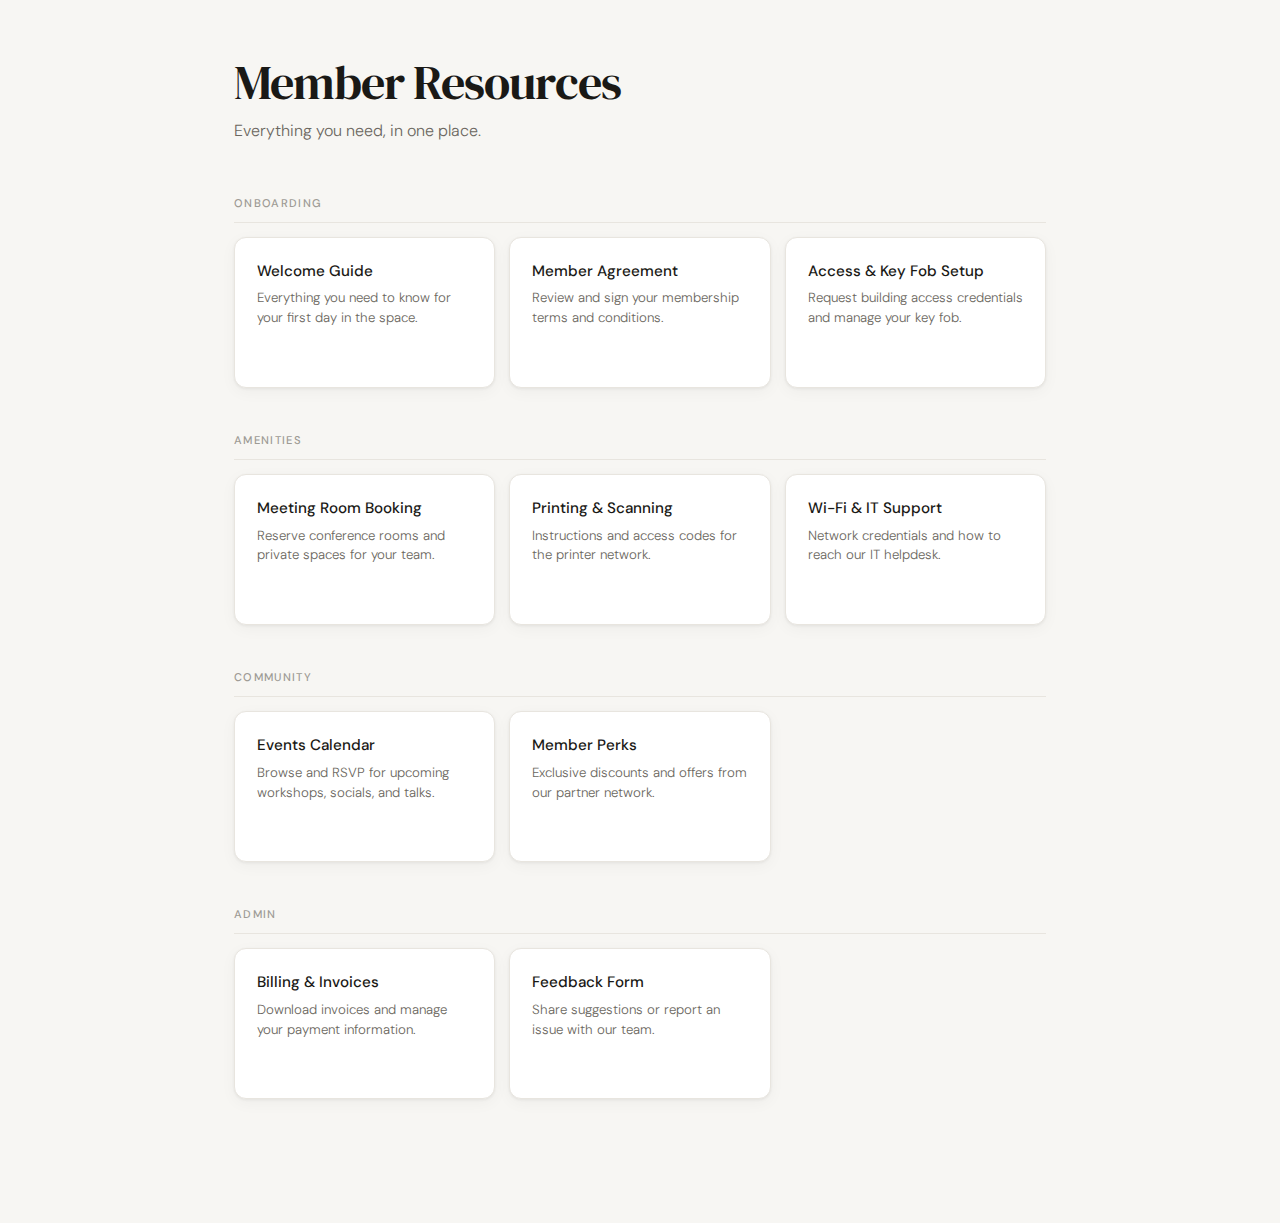
<file: index.html>
<!DOCTYPE html>
<html lang="en">
<head>
  <meta charset="UTF-8"/>
  <meta name="viewport" content="width=device-width, initial-scale=1.0"/>
  <title>Member Portal</title>
  <link rel="stylesheet" href="style.css"/>
  <style>
    #directory {
      max-width: 860px;
      margin: 0 auto;
      padding: 56px 24px 80px;
    }

    .portal-header {
      margin-bottom: 52px;
    }

    .portal-header h1 {
      font-family: 'DM Serif Display', serif;
      font-size: clamp(2rem, 5vw, 3rem);
      font-weight: 400;
      letter-spacing: -0.02em;
      line-height: 1.1;
      margin-bottom: 10px;
    }

    .portal-header p {
      color: var(--text-secondary);
      font-size: 1rem;
      font-weight: 300;
    }

    .category-section { margin-bottom: 44px; }

    .category-label {
      font-size: 0.7rem;
      font-weight: 500;
      letter-spacing: 0.12em;
      text-transform: uppercase;
      color: var(--text-muted);
      margin-bottom: 14px;
      padding-bottom: 10px;
      border-bottom: 1px solid var(--border);
    }

    .cards-grid {
      display: grid;
      grid-template-columns: repeat(auto-fill, minmax(240px, 1fr));
      gap: 14px;
    }

    .card {
      background: var(--surface);
      border: 1px solid var(--border);
      border-radius: var(--radius);
      padding: 22px 22px 20px;
      cursor: pointer;
      text-decoration: none;
      color: inherit;
      display: flex;
      flex-direction: column;
      gap: 6px;
      transition: box-shadow 0.2s ease, transform 0.2s ease, border-color 0.2s ease;
      box-shadow: var(--shadow);
    }

    .card:hover {
      box-shadow: var(--shadow-hover);
      transform: translateY(-2px);
      border-color: #d0ccc4;
    }

    .card-title {
      font-size: 0.95rem;
      font-weight: 500;
    }

    .card-description {
      font-size: 0.83rem;
      color: var(--text-secondary);
      font-weight: 300;
      line-height: 1.5;
    }

    .card-arrow {
      margin-top: 14px;
      font-size: 0.78rem;
      font-weight: 500;
      color: var(--accent);
      opacity: 0;
      transform: translateX(-4px);
      transition: opacity 0.2s, transform 0.2s;
    }

    .card:hover .card-arrow { opacity: 1; transform: translateX(0); }
  </style>
</head>
<body>
<div id="directory" class="fade-in">

  <div class="portal-header">
    <h1>Member Resources</h1>
    <p>Everything you need, in one place.</p>
  </div>

  <!-- Onboarding -->
  <div class="category-section">
    <div class="category-label">Onboarding</div>
    <div class="cards-grid">
      <a class="card" href="onboarding/welcome.html">
        <div class="card-title">Welcome Guide</div>
        <div class="card-description">Everything you need to know for your first day in the space.</div>
        <div class="card-arrow">Open ›</div>
      </a>
      <a class="card" href="onboarding/agreement.html">
        <div class="card-title">Member Agreement</div>
        <div class="card-description">Review and sign your membership terms and conditions.</div>
        <div class="card-arrow">Open ›</div>
      </a>
      <a class="card" href="onboarding/access.html">
        <div class="card-title">Access & Key Fob Setup</div>
        <div class="card-description">Request building access credentials and manage your key fob.</div>
        <div class="card-arrow">Open ›</div>
      </a>
    </div>
  </div>

  <!-- Amenities -->
  <div class="category-section">
    <div class="category-label">Amenities</div>
    <div class="cards-grid">
      <a class="card" href="amenities/rooms.html">
        <div class="card-title">Meeting Room Booking</div>
        <div class="card-description">Reserve conference rooms and private spaces for your team.</div>
        <div class="card-arrow">Open ›</div>
      </a>
      <a class="card" href="amenities/printing.html">
        <div class="card-title">Printing & Scanning</div>
        <div class="card-description">Instructions and access codes for the printer network.</div>
        <div class="card-arrow">Open ›</div>
      </a>
      <a class="card" href="amenities/wifi.html">
        <div class="card-title">Wi-Fi & IT Support</div>
        <div class="card-description">Network credentials and how to reach our IT helpdesk.</div>
        <div class="card-arrow">Open ›</div>
      </a>
    </div>
  </div>

  <!-- Community -->
  <div class="category-section">
    <div class="category-label">Community</div>
    <div class="cards-grid">
      <a class="card" href="community/events.html">
        <div class="card-title">Events Calendar</div>
        <div class="card-description">Browse and RSVP for upcoming workshops, socials, and talks.</div>
        <div class="card-arrow">Open ›</div>
      </a>
      <a class="card" href="community/perks.html">
        <div class="card-title">Member Perks</div>
        <div class="card-description">Exclusive discounts and offers from our partner network.</div>
        <div class="card-arrow">Open ›</div>
      </a>
    </div>
  </div>

  <!-- Admin -->
  <div class="category-section">
    <div class="category-label">Admin</div>
    <div class="cards-grid">
      <a class="card" href="admin/billing.html">
        <div class="card-title">Billing & Invoices</div>
        <div class="card-description">Download invoices and manage your payment information.</div>
        <div class="card-arrow">Open ›</div>
      </a>
      <a class="card" href="admin/feedback.html">
        <div class="card-title">Feedback Form</div>
        <div class="card-description">Share suggestions or report an issue with our team.</div>
        <div class="card-arrow">Open ›</div>
      </a>
    </div>
  </div>

</div>
</body>
</html>
</file>
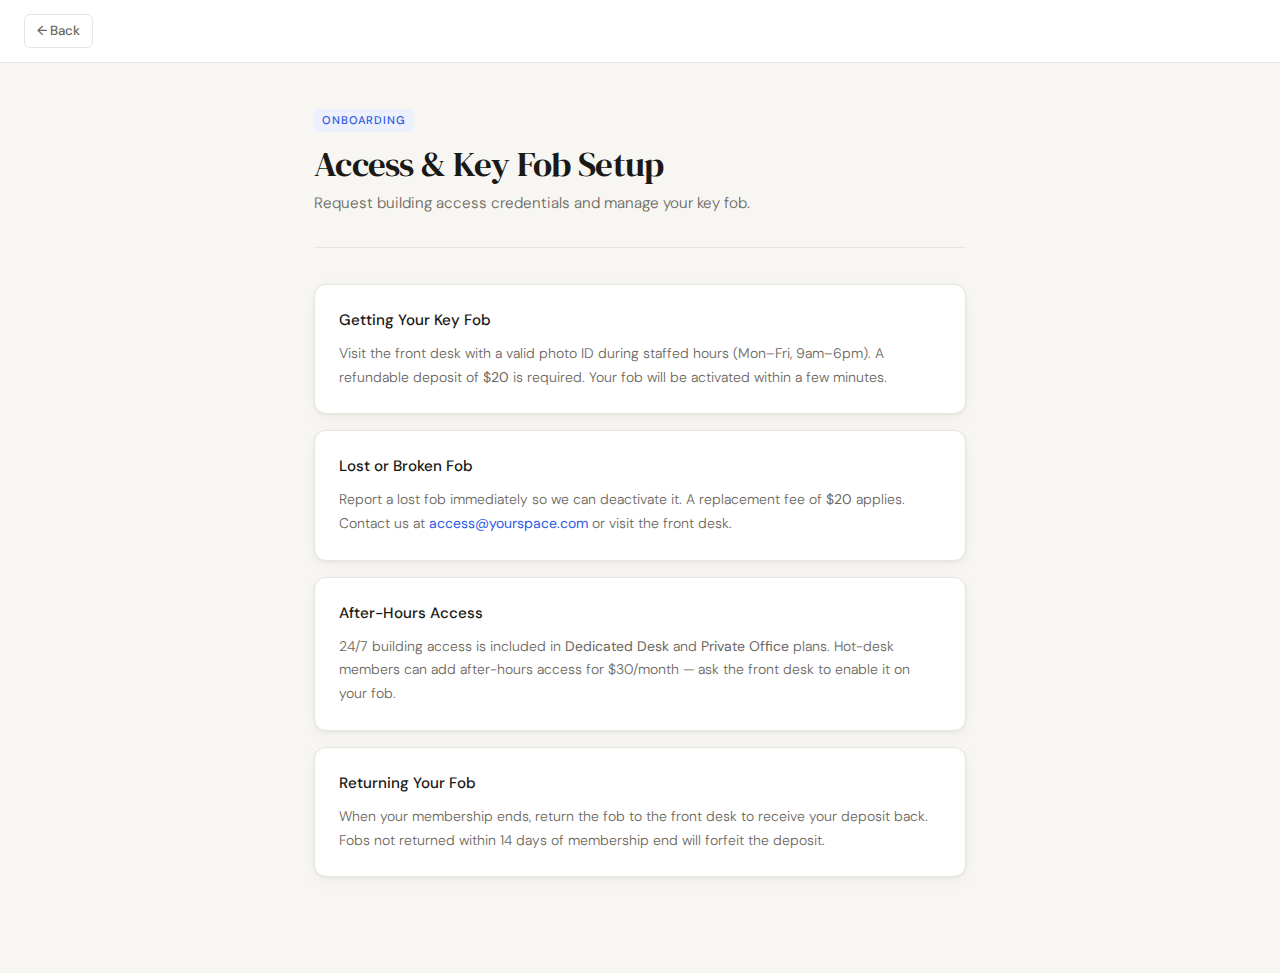
<file: access.html>
<!DOCTYPE html>
<html lang="en">
<head>
  <meta charset="UTF-8"/>
  <meta name="viewport" content="width=device-width, initial-scale=1.0"/>
  <title>Access & Key Fob Setup — Member Portal</title>
  <link rel="stylesheet" href="../style.css"/>
</head>
<body class="fade-in">

  <div class="topbar">
    <a class="back-btn" href="../index.html">← Back</a>
  </div>

  <div class="content-page">
    <div class="page-header">
      <div class="tag">Onboarding</div>
      <h1>Access & Key Fob Setup</h1>
      <p>Request building access credentials and manage your key fob.</p>
    </div>

    <div class="info-block">
      <h2>Getting Your Key Fob</h2>
      <p>Visit the front desk with a valid photo ID during staffed hours (Mon–Fri, 9am–6pm). A refundable deposit of <strong>$20</strong> is required. Your fob will be activated within a few minutes.</p>
    </div>

    <div class="info-block">
      <h2>Lost or Broken Fob</h2>
      <p>Report a lost fob immediately so we can deactivate it. A replacement fee of <strong>$20</strong> applies. Contact us at <a href="mailto:access@yourspace.com">access@yourspace.com</a> or visit the front desk.</p>
    </div>

    <div class="info-block">
      <h2>After-Hours Access</h2>
      <p>24/7 building access is included in <strong>Dedicated Desk</strong> and <strong>Private Office</strong> plans. Hot-desk members can add after-hours access for $30/month — ask the front desk to enable it on your fob.</p>
    </div>

    <div class="info-block">
      <h2>Returning Your Fob</h2>
      <p>When your membership ends, return the fob to the front desk to receive your deposit back. Fobs not returned within 14 days of membership end will forfeit the deposit.</p>
    </div>
  </div>

</body>
</html>
</file>
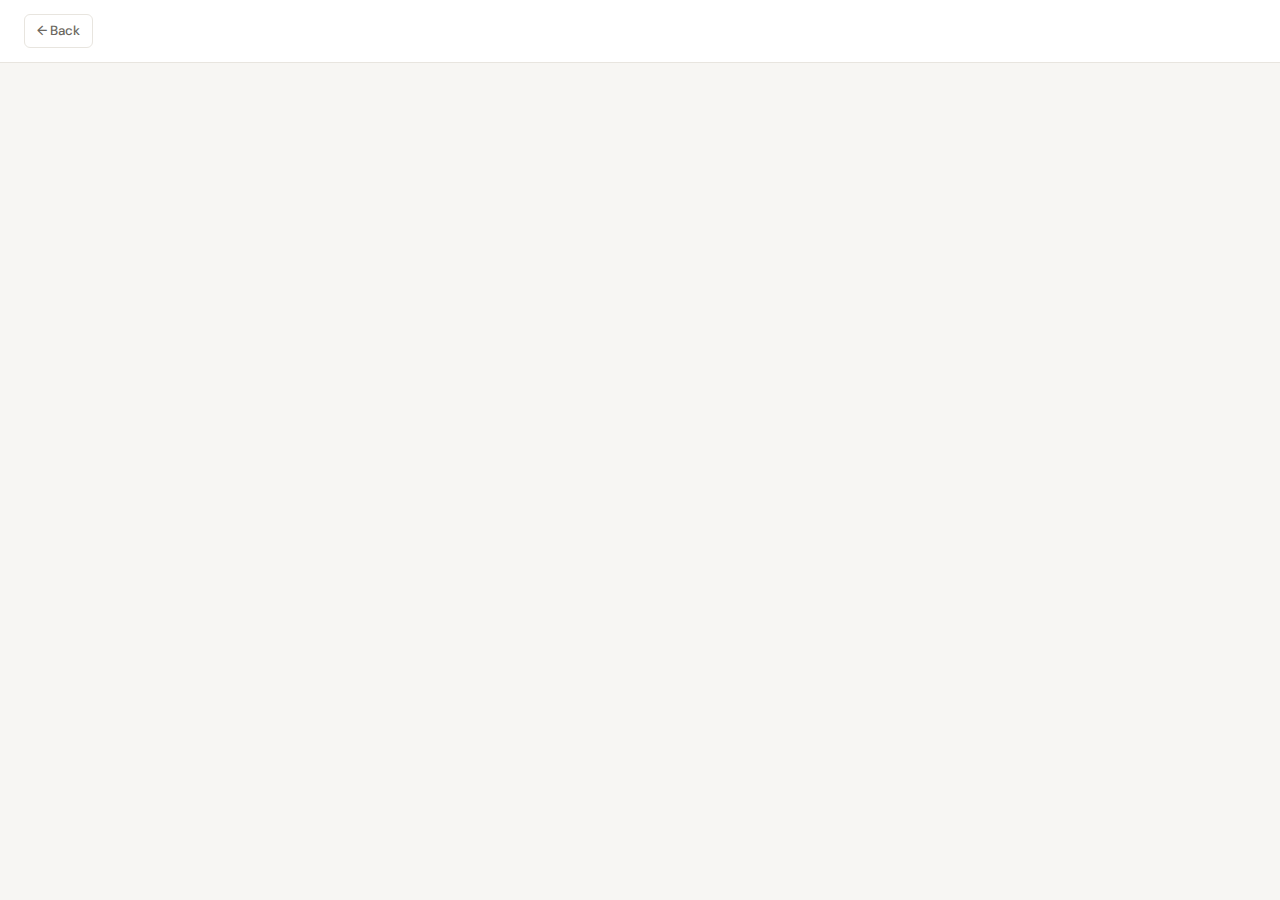
<file: agreement.html>
<!DOCTYPE html>
<html lang="en">
<head>
  <meta charset="UTF-8"/>
  <meta name="viewport" content="width=device-width, initial-scale=1.0"/>
  <title>Member Agreement — Member Portal</title>
  <link rel="stylesheet" href="../style.css"/>
</head>
<body>

  <!-- This page embeds an external form/PDF via iframe -->
  <div class="iframe-page fade-in">
    <div class="topbar">
      <a class="back-btn" href="../index.html">← Back</a>
    </div>
    <!-- Replace the src URL below with your actual form or PDF link -->
    <iframe
      src="https://docs.google.com/forms/d/e/PLACEHOLDER/viewform?embedded=true"
      title="Member Agreement Form"
      allowfullscreen>
    </iframe>
  </div>

</body>
</html>
</file>
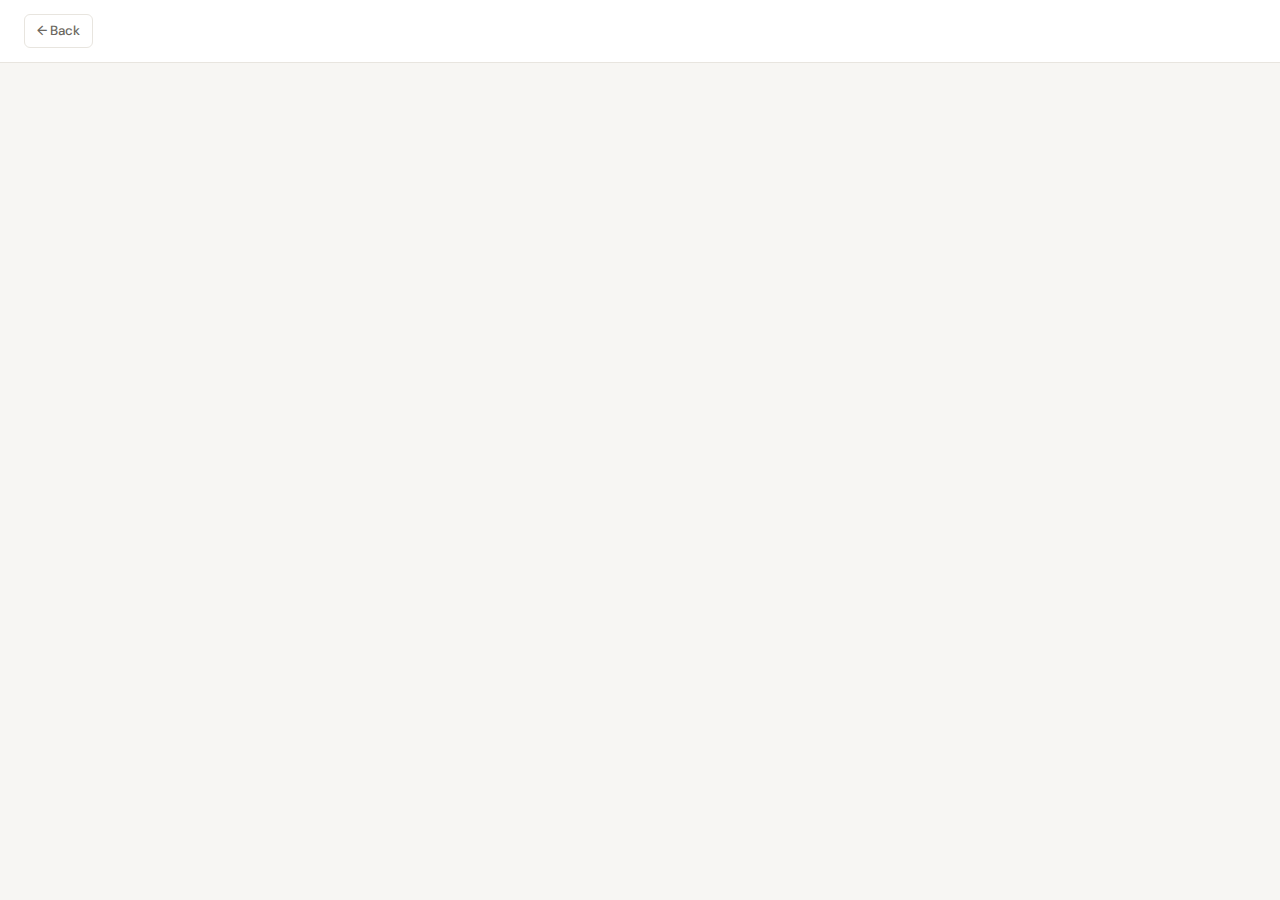
<file: billing.html>
<!DOCTYPE html>
<html lang="en">
<head>
  <meta charset="UTF-8"/>
  <meta name="viewport" content="width=device-width, initial-scale=1.0"/>
  <title>Billing & Invoices — Member Portal</title>
  <link rel="stylesheet" href="../style.css"/>
</head>
<body>

  <div class="iframe-page fade-in">
    <div class="topbar">
      <a class="back-btn" href="../index.html">← Back</a>
    </div>
    <!-- Replace src with your billing portal URL (e.g. Stripe Customer Portal, Xero, etc.) -->
    <iframe
      src="https://billing.stripe.com/PLACEHOLDER"
      title="Billing & Invoices"
      allowfullscreen>
    </iframe>
  </div>

</body>
</html>
</file>
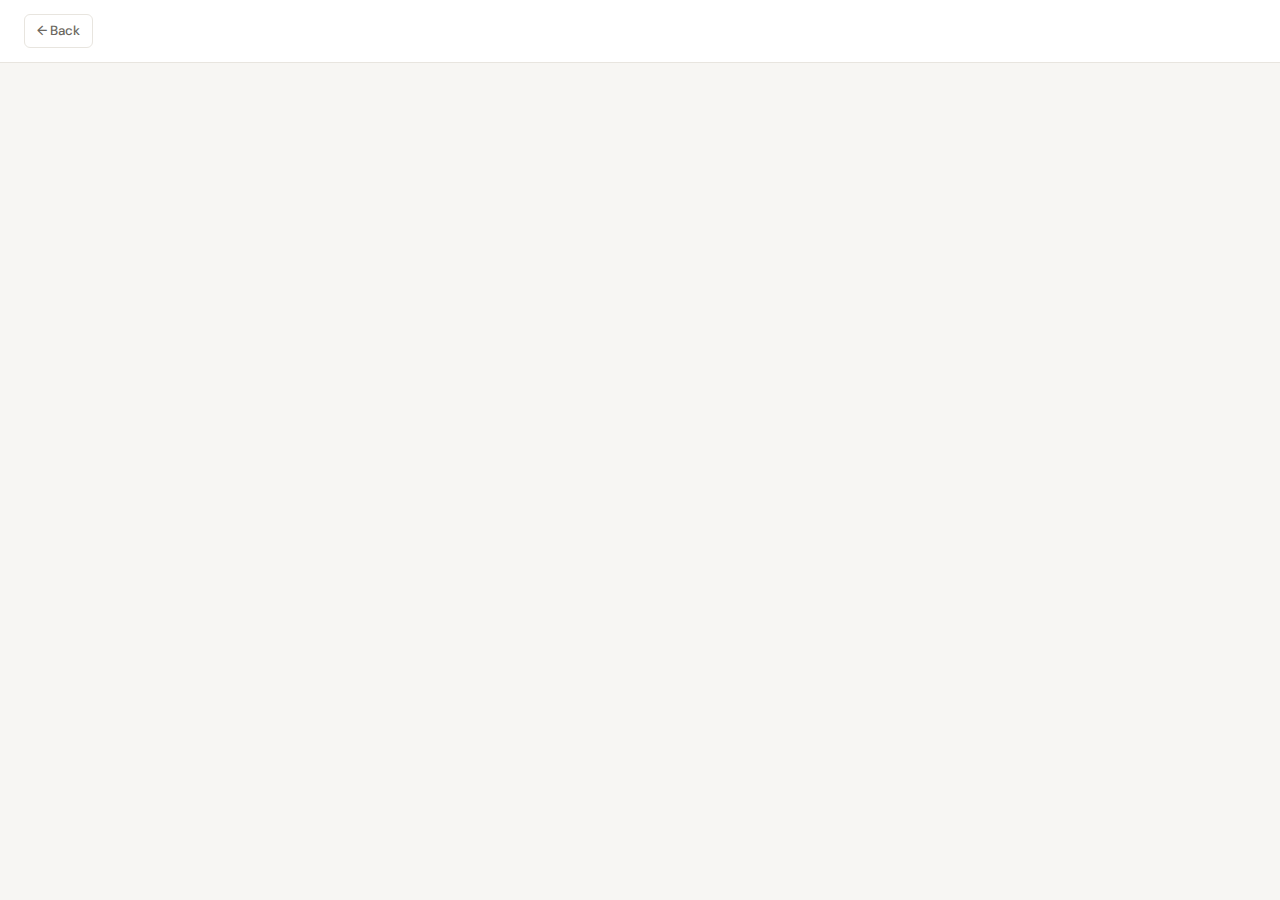
<file: booking.html>
<!DOCTYPE html>
<html lang="en">
<head>
  <meta charset="UTF-8"/>
  <meta name="viewport" content="width=device-width, initial-scale=1.0"/>
  <title>Room Calendar</title>
  <link rel="stylesheet" href="../style.css"/>
</head>
<body>

  <!-- This page embeds an external form/PDF via iframe -->
  <div class="iframe-page fade-in">
    <div class="topbar">
      <a class="back-btn" href="../index.html">← Back</a>
    </div>
    <!-- Replace the src URL below with your actual form or PDF link -->
    <iframe
      src="https://teamup.com/ksxf6r9ew1vxrbjkhg"
      title="Calendar"
      allowfullscreen>
    </iframe>
  </div>

</body>
</html>
</file>
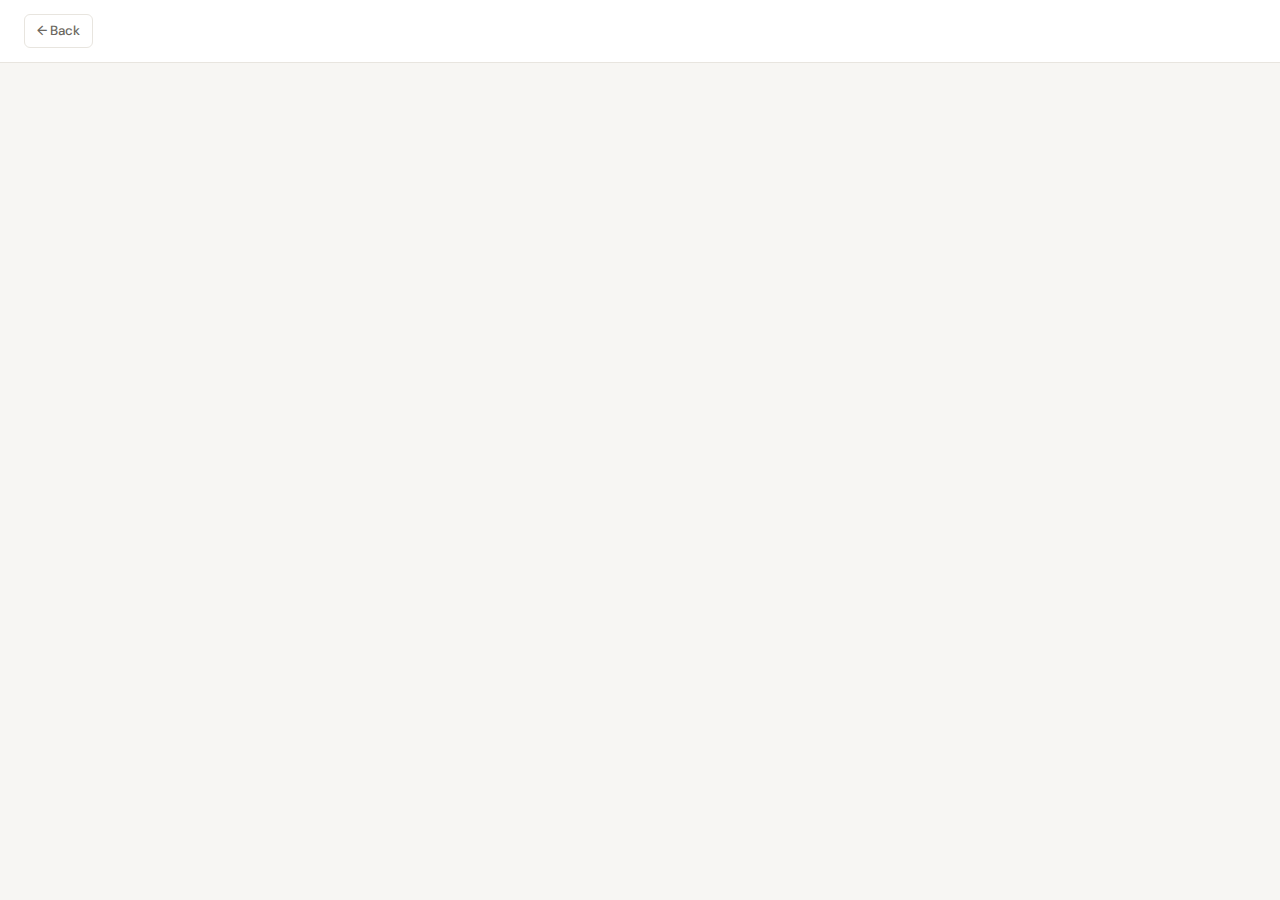
<file: events.html>
<!DOCTYPE html>
<html lang="en">
<head>
  <meta charset="UTF-8"/>
  <meta name="viewport" content="width=device-width, initial-scale=1.0"/>
  <title>Events Calendar — Member Portal</title>
  <link rel="stylesheet" href="../style.css"/>
</head>
<body>

  <div class="iframe-page fade-in">
    <div class="topbar">
      <a class="back-btn" href="../index.html">← Back</a>
    </div>
    <!-- Replace src with your events calendar URL (e.g. Luma, Eventbrite, Google Calendar embed, etc.) -->
    <iframe
      src="https://lu.ma/PLACEHOLDER"
      title="Events Calendar"
      allowfullscreen>
    </iframe>
  </div>

</body>
</html>
</file>
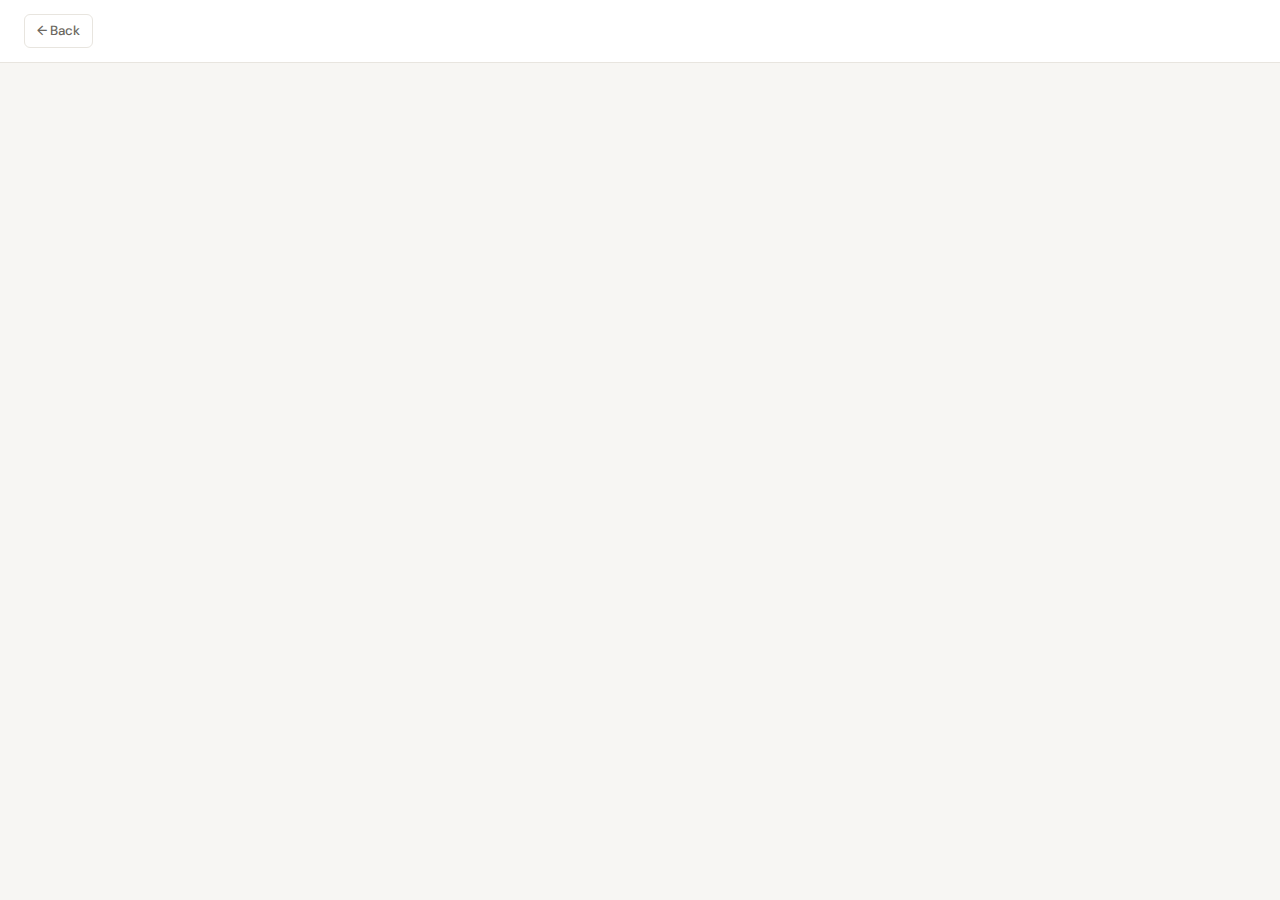
<file: feedback.html>
<!DOCTYPE html>
<html lang="en">
<head>
  <meta charset="UTF-8"/>
  <meta name="viewport" content="width=device-width, initial-scale=1.0"/>
  <title>Feedback Form — Member Portal</title>
  <link rel="stylesheet" href="../style.css"/>
</head>
<body>

  <div class="iframe-page fade-in">
    <div class="topbar">
      <a class="back-btn" href="../index.html">← Back</a>
    </div>
    <!-- Replace src with your form URL (e.g. Tally, Google Forms, Typeform, etc.) -->
    <iframe
      src="https://tally.so/PLACEHOLDER"
      title="Feedback Form"
      allowfullscreen>
    </iframe>
  </div>

</body>
</html>
</file>
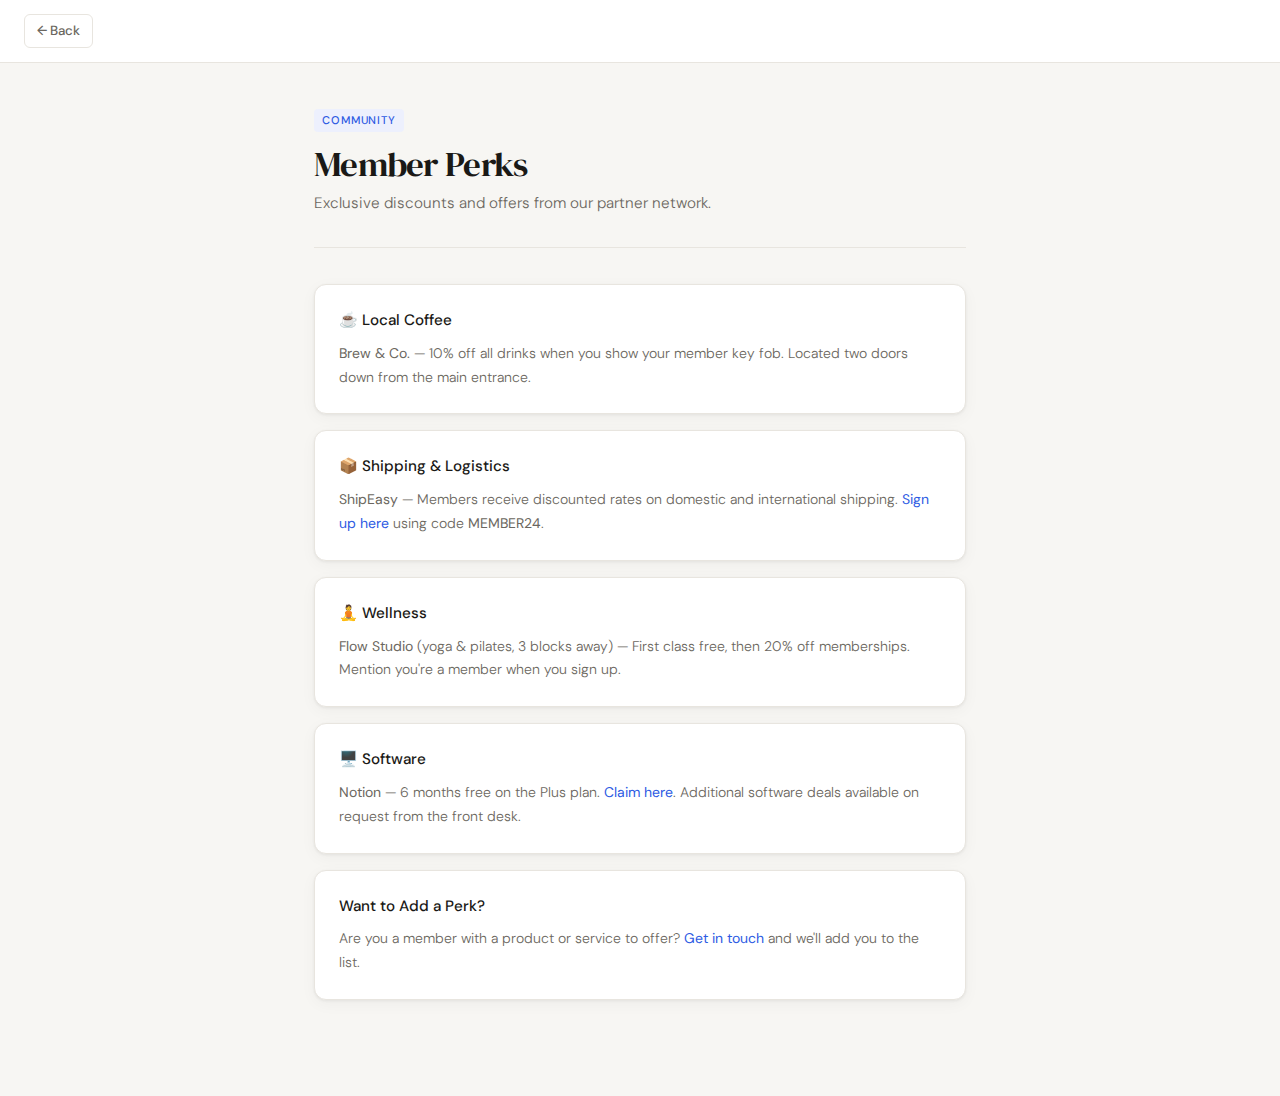
<file: perks.html>
<!DOCTYPE html>
<html lang="en">
<head>
  <meta charset="UTF-8"/>
  <meta name="viewport" content="width=device-width, initial-scale=1.0"/>
  <title>Member Perks — Member Portal</title>
  <link rel="stylesheet" href="../style.css"/>
</head>
<body class="fade-in">

  <div class="topbar">
    <a class="back-btn" href="../index.html">← Back</a>
  </div>

  <div class="content-page">
    <div class="page-header">
      <div class="tag">Community</div>
      <h1>Member Perks</h1>
      <p>Exclusive discounts and offers from our partner network.</p>
    </div>

    <div class="info-block">
      <h2>☕ Local Coffee</h2>
      <p><strong>Brew & Co.</strong> — 10% off all drinks when you show your member key fob. Located two doors down from the main entrance.</p>
    </div>

    <div class="info-block">
      <h2>📦 Shipping & Logistics</h2>
      <p><strong>ShipEasy</strong> — Members receive discounted rates on domestic and international shipping. <a href="https://example.com/shipease">Sign up here</a> using code <strong>MEMBER24</strong>.</p>
    </div>

    <div class="info-block">
      <h2>🧘 Wellness</h2>
      <p><strong>Flow Studio</strong> (yoga & pilates, 3 blocks away) — First class free, then 20% off memberships. Mention you're a member when you sign up.</p>
    </div>

    <div class="info-block">
      <h2>🖥️ Software</h2>
      <p><strong>Notion</strong> — 6 months free on the Plus plan. <a href="https://notion.so/startups">Claim here</a>. Additional software deals available on request from the front desk.</p>
    </div>

    <div class="info-block">
      <h2>Want to Add a Perk?</h2>
      <p>Are you a member with a product or service to offer? <a href="../admin/feedback.html">Get in touch</a> and we'll add you to the list.</p>
    </div>
  </div>

</body>
</html>
</file>
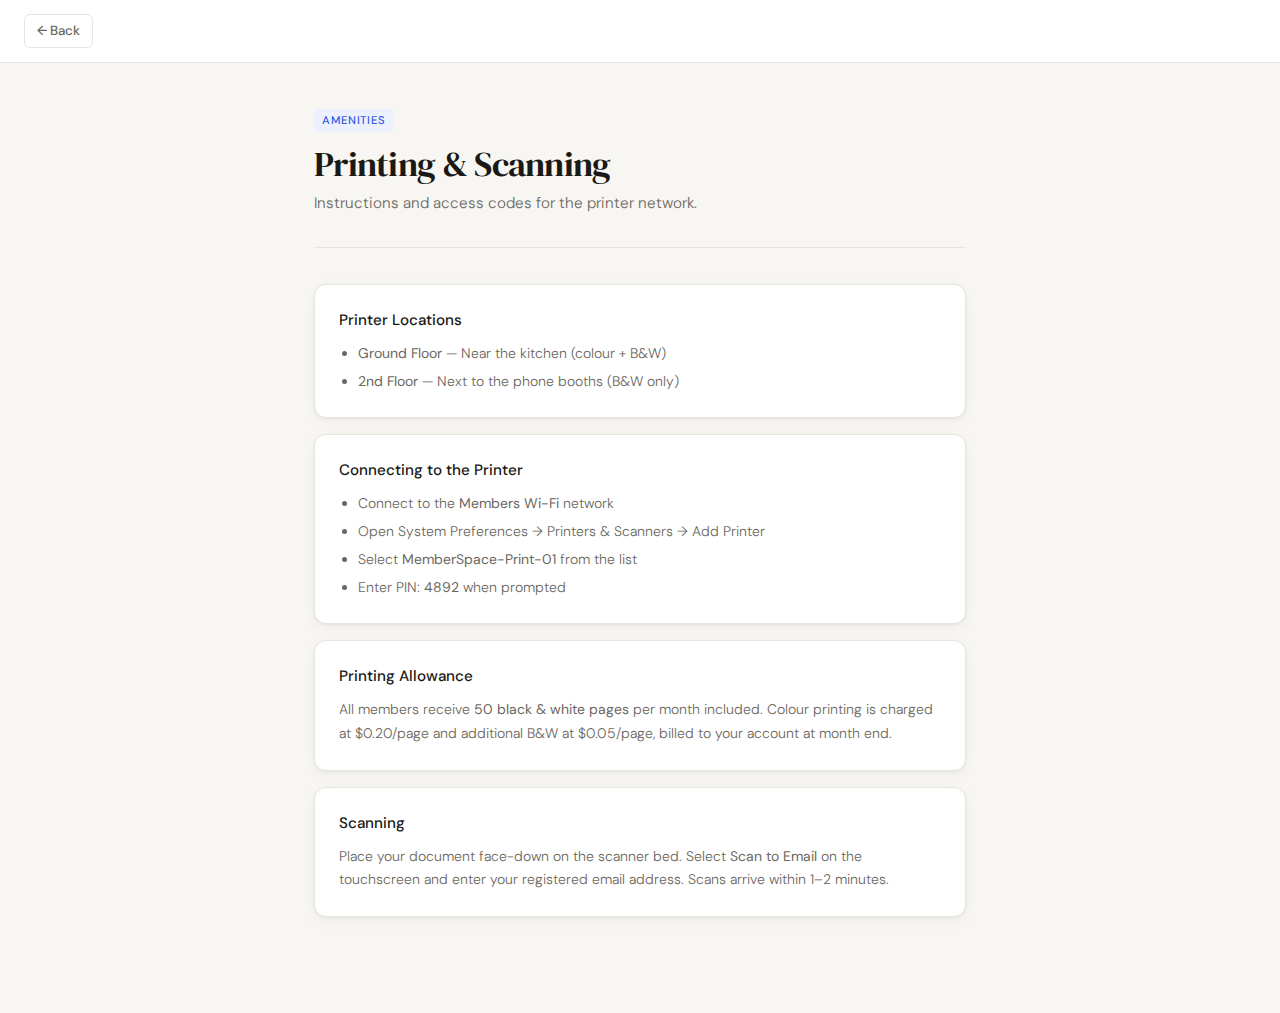
<file: printing.html>
<!DOCTYPE html>
<html lang="en">
<head>
  <meta charset="UTF-8"/>
  <meta name="viewport" content="width=device-width, initial-scale=1.0"/>
  <title>Printing & Scanning — Member Portal</title>
  <link rel="stylesheet" href="../style.css"/>
</head>
<body class="fade-in">

  <div class="topbar">
    <a class="back-btn" href="../index.html">← Back</a>
  </div>

  <div class="content-page">
    <div class="page-header">
      <div class="tag">Amenities</div>
      <h1>Printing & Scanning</h1>
      <p>Instructions and access codes for the printer network.</p>
    </div>

    <div class="info-block">
      <h2>Printer Locations</h2>
      <ul>
        <li><strong>Ground Floor</strong> — Near the kitchen (colour + B&W)</li>
        <li><strong>2nd Floor</strong> — Next to the phone booths (B&W only)</li>
      </ul>
    </div>

    <div class="info-block">
      <h2>Connecting to the Printer</h2>
      <ul>
        <li>Connect to the <strong>Members Wi-Fi</strong> network</li>
        <li>Open System Preferences → Printers & Scanners → Add Printer</li>
        <li>Select <strong>MemberSpace-Print-01</strong> from the list</li>
        <li>Enter PIN: <strong>4892</strong> when prompted</li>
      </ul>
    </div>

    <div class="info-block">
      <h2>Printing Allowance</h2>
      <p>All members receive <strong>50 black & white pages</strong> per month included. Colour printing is charged at $0.20/page and additional B&W at $0.05/page, billed to your account at month end.</p>
    </div>

    <div class="info-block">
      <h2>Scanning</h2>
      <p>Place your document face-down on the scanner bed. Select <strong>Scan to Email</strong> on the touchscreen and enter your registered email address. Scans arrive within 1–2 minutes.</p>
    </div>
  </div>

</body>
</html>
</file>
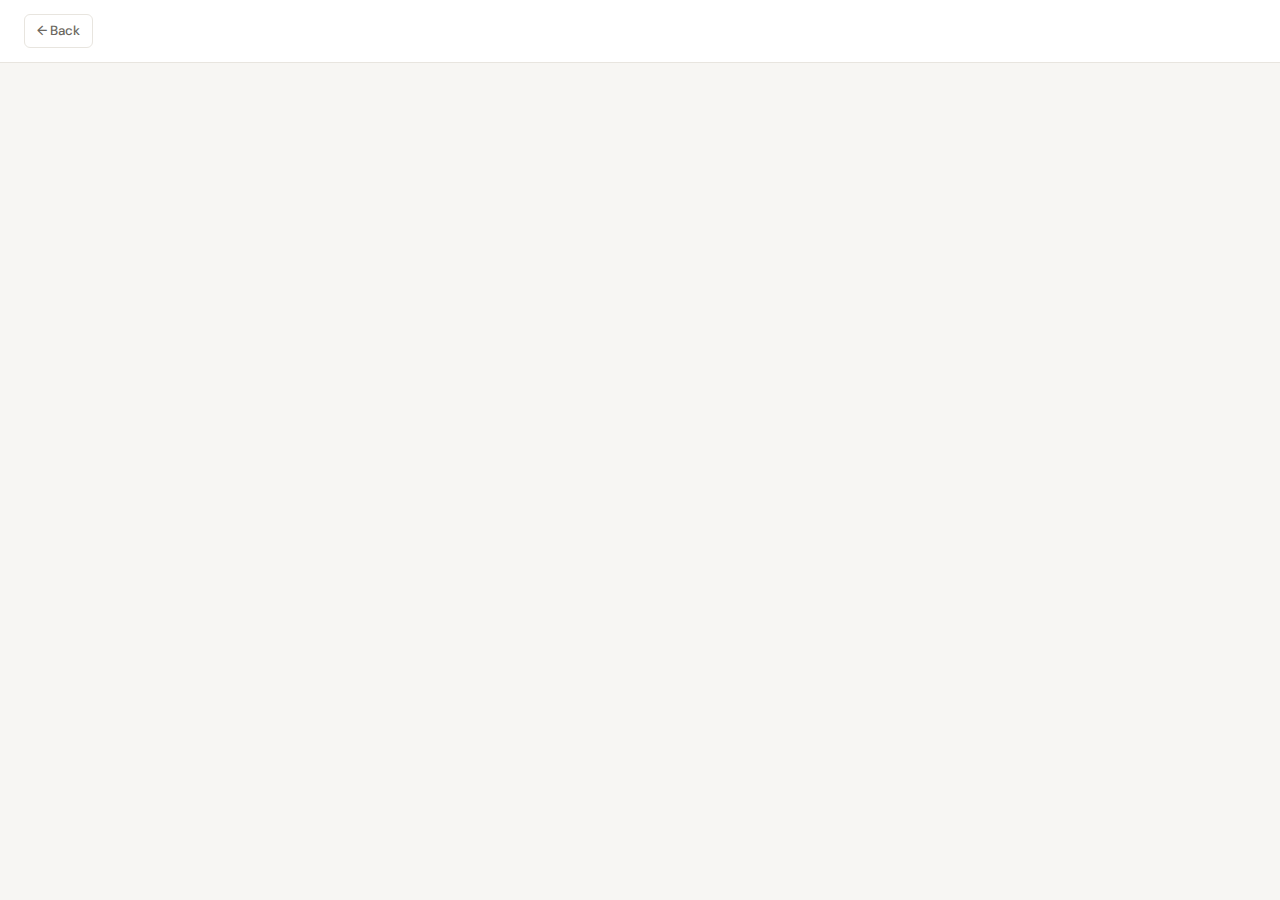
<file: rooms.html>
<!DOCTYPE html>
<html lang="en">
<head>
  <meta charset="UTF-8"/>
  <meta name="viewport" content="width=device-width, initial-scale=1.0"/>
  <title>Meeting Room Booking — Member Portal</title>
  <link rel="stylesheet" href="../style.css"/>
</head>
<body>

  <div class="iframe-page fade-in">
    <div class="topbar">
      <a class="back-btn" href="../index.html">← Back</a>
    </div>
    <!-- Replace src with your booking tool URL (e.g. Calendly, Skedda, Robin, etc.) -->
    <iframe
      src="https://calendly.com/PLACEHOLDER"
      title="Meeting Room Booking"
      allowfullscreen>
    </iframe>
  </div>

</body>
</html>
</file>
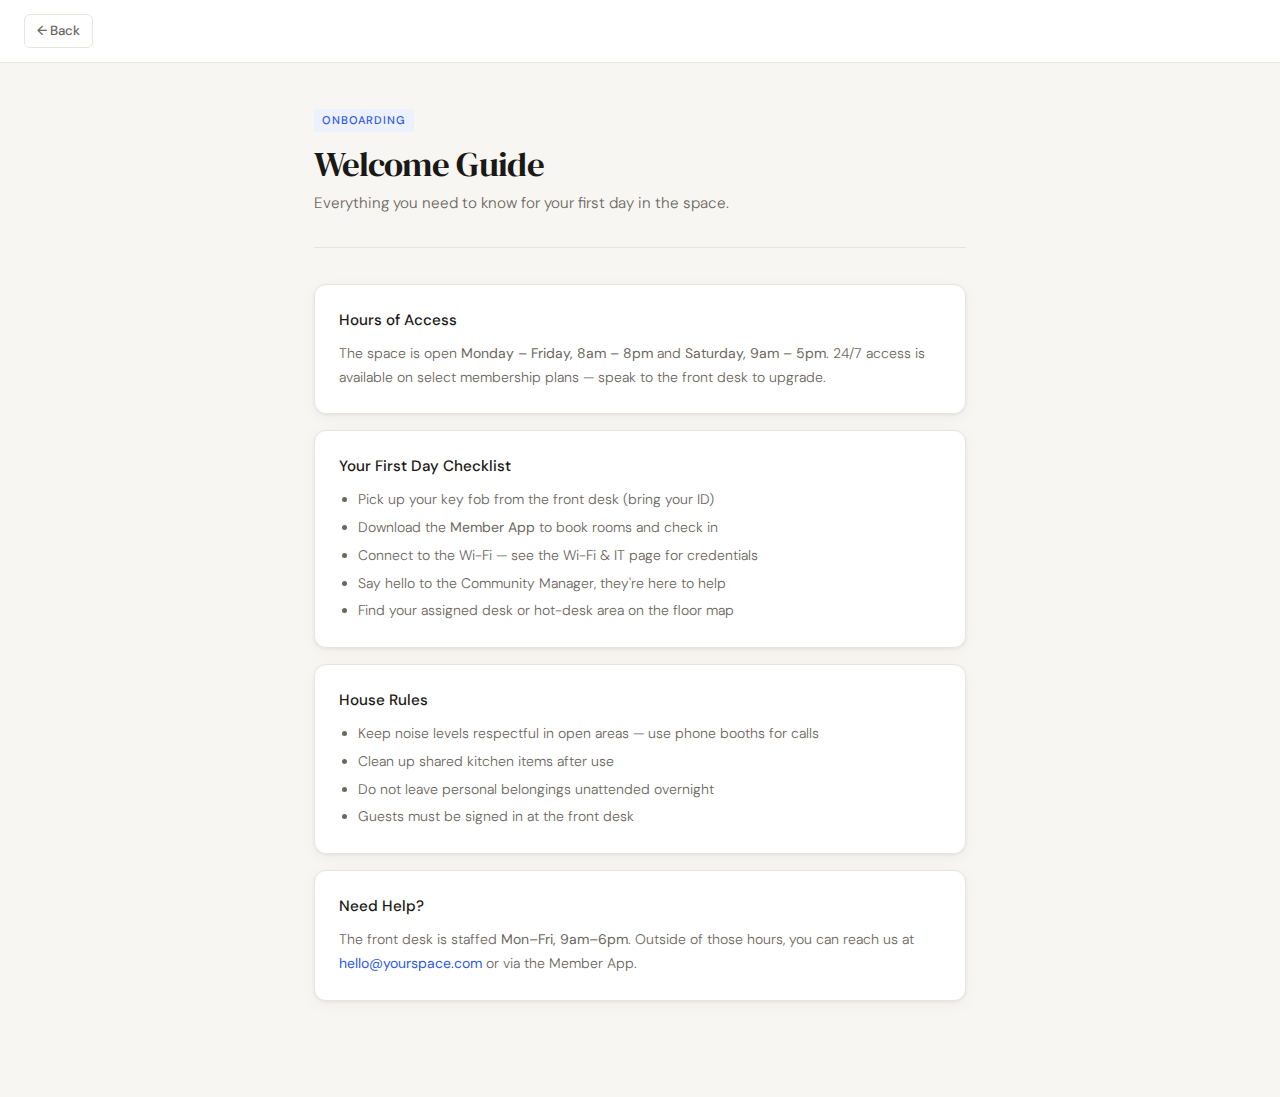
<file: welcome.html>
<!DOCTYPE html>
<html lang="en">
<head>
  <meta charset="UTF-8"/>
  <meta name="viewport" content="width=device-width, initial-scale=1.0"/>
  <title>Welcome Guide — Member Portal</title>
  <link rel="stylesheet" href="../style.css"/>
</head>
<body class="fade-in">

  <div class="topbar">
    <a class="back-btn" href="../index.html">← Back</a>
  </div>

  <div class="content-page">
    <div class="page-header">
      <div class="tag">Onboarding</div>
      <h1>Welcome Guide</h1>
      <p>Everything you need to know for your first day in the space.</p>
    </div>

    <div class="info-block">
      <h2>Hours of Access</h2>
      <p>The space is open <strong>Monday – Friday, 8am – 8pm</strong> and <strong>Saturday, 9am – 5pm</strong>. 24/7 access is available on select membership plans — speak to the front desk to upgrade.</p>
    </div>

    <div class="info-block">
      <h2>Your First Day Checklist</h2>
      <ul>
        <li>Pick up your key fob from the front desk (bring your ID)</li>
        <li>Download the <strong>Member App</strong> to book rooms and check in</li>
        <li>Connect to the Wi-Fi — see the Wi-Fi & IT page for credentials</li>
        <li>Say hello to the Community Manager, they're here to help</li>
        <li>Find your assigned desk or hot-desk area on the floor map</li>
      </ul>
    </div>

    <div class="info-block">
      <h2>House Rules</h2>
      <ul>
        <li>Keep noise levels respectful in open areas — use phone booths for calls</li>
        <li>Clean up shared kitchen items after use</li>
        <li>Do not leave personal belongings unattended overnight</li>
        <li>Guests must be signed in at the front desk</li>
      </ul>
    </div>

    <div class="info-block">
      <h2>Need Help?</h2>
      <p>The front desk is staffed <strong>Mon–Fri, 9am–6pm</strong>. Outside of those hours, you can reach us at <a href="mailto:hello@yourspace.com">hello@yourspace.com</a> or via the Member App.</p>
    </div>

  </div>
</body>
</html>
</file>
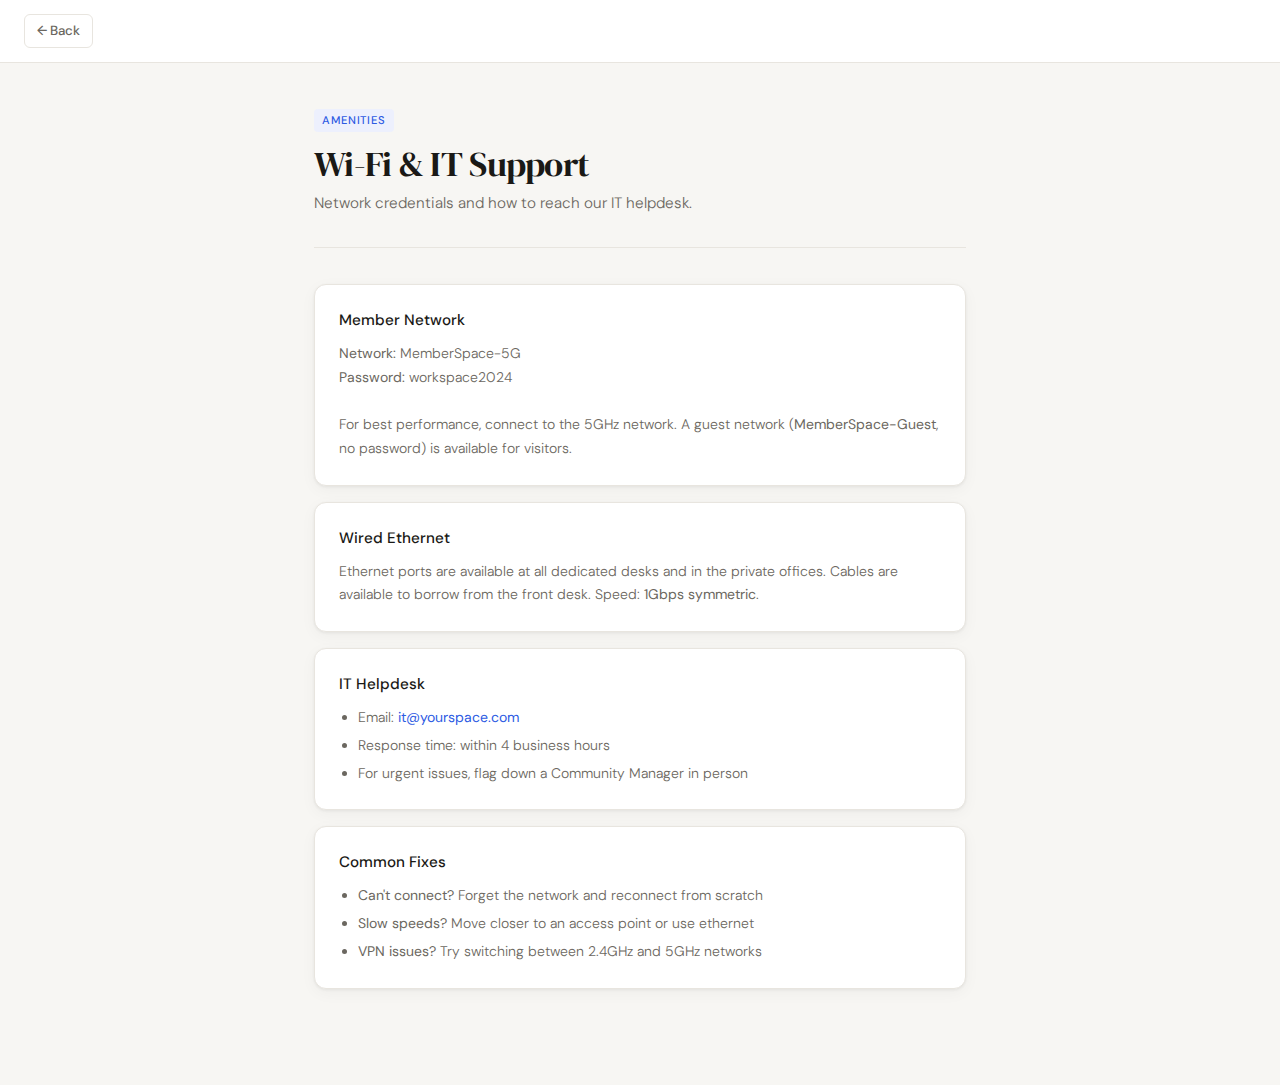
<file: wifi.html>
<!DOCTYPE html>
<html lang="en">
<head>
  <meta charset="UTF-8"/>
  <meta name="viewport" content="width=device-width, initial-scale=1.0"/>
  <title>Wi-Fi & IT Support — Member Portal</title>
  <link rel="stylesheet" href="../style.css"/>
</head>
<body class="fade-in">

  <div class="topbar">
    <a class="back-btn" href="../index.html">← Back</a>
  </div>

  <div class="content-page">
    <div class="page-header">
      <div class="tag">Amenities</div>
      <h1>Wi-Fi & IT Support</h1>
      <p>Network credentials and how to reach our IT helpdesk.</p>
    </div>

    <div class="info-block">
      <h2>Member Network</h2>
      <p><strong>Network:</strong> MemberSpace-5G<br/>
      <strong>Password:</strong> workspace2024<br/><br/>
      For best performance, connect to the 5GHz network. A guest network (<strong>MemberSpace-Guest</strong>, no password) is available for visitors.</p>
    </div>

    <div class="info-block">
      <h2>Wired Ethernet</h2>
      <p>Ethernet ports are available at all dedicated desks and in the private offices. Cables are available to borrow from the front desk. Speed: <strong>1Gbps symmetric</strong>.</p>
    </div>

    <div class="info-block">
      <h2>IT Helpdesk</h2>
      <ul>
        <li>Email: <a href="mailto:it@yourspace.com">it@yourspace.com</a></li>
        <li>Response time: within 4 business hours</li>
        <li>For urgent issues, flag down a Community Manager in person</li>
      </ul>
    </div>

    <div class="info-block">
      <h2>Common Fixes</h2>
      <ul>
        <li><strong>Can't connect?</strong> Forget the network and reconnect from scratch</li>
        <li><strong>Slow speeds?</strong> Move closer to an access point or use ethernet</li>
        <li><strong>VPN issues?</strong> Try switching between 2.4GHz and 5GHz networks</li>
      </ul>
    </div>
  </div>

</body>
</html>
</file>
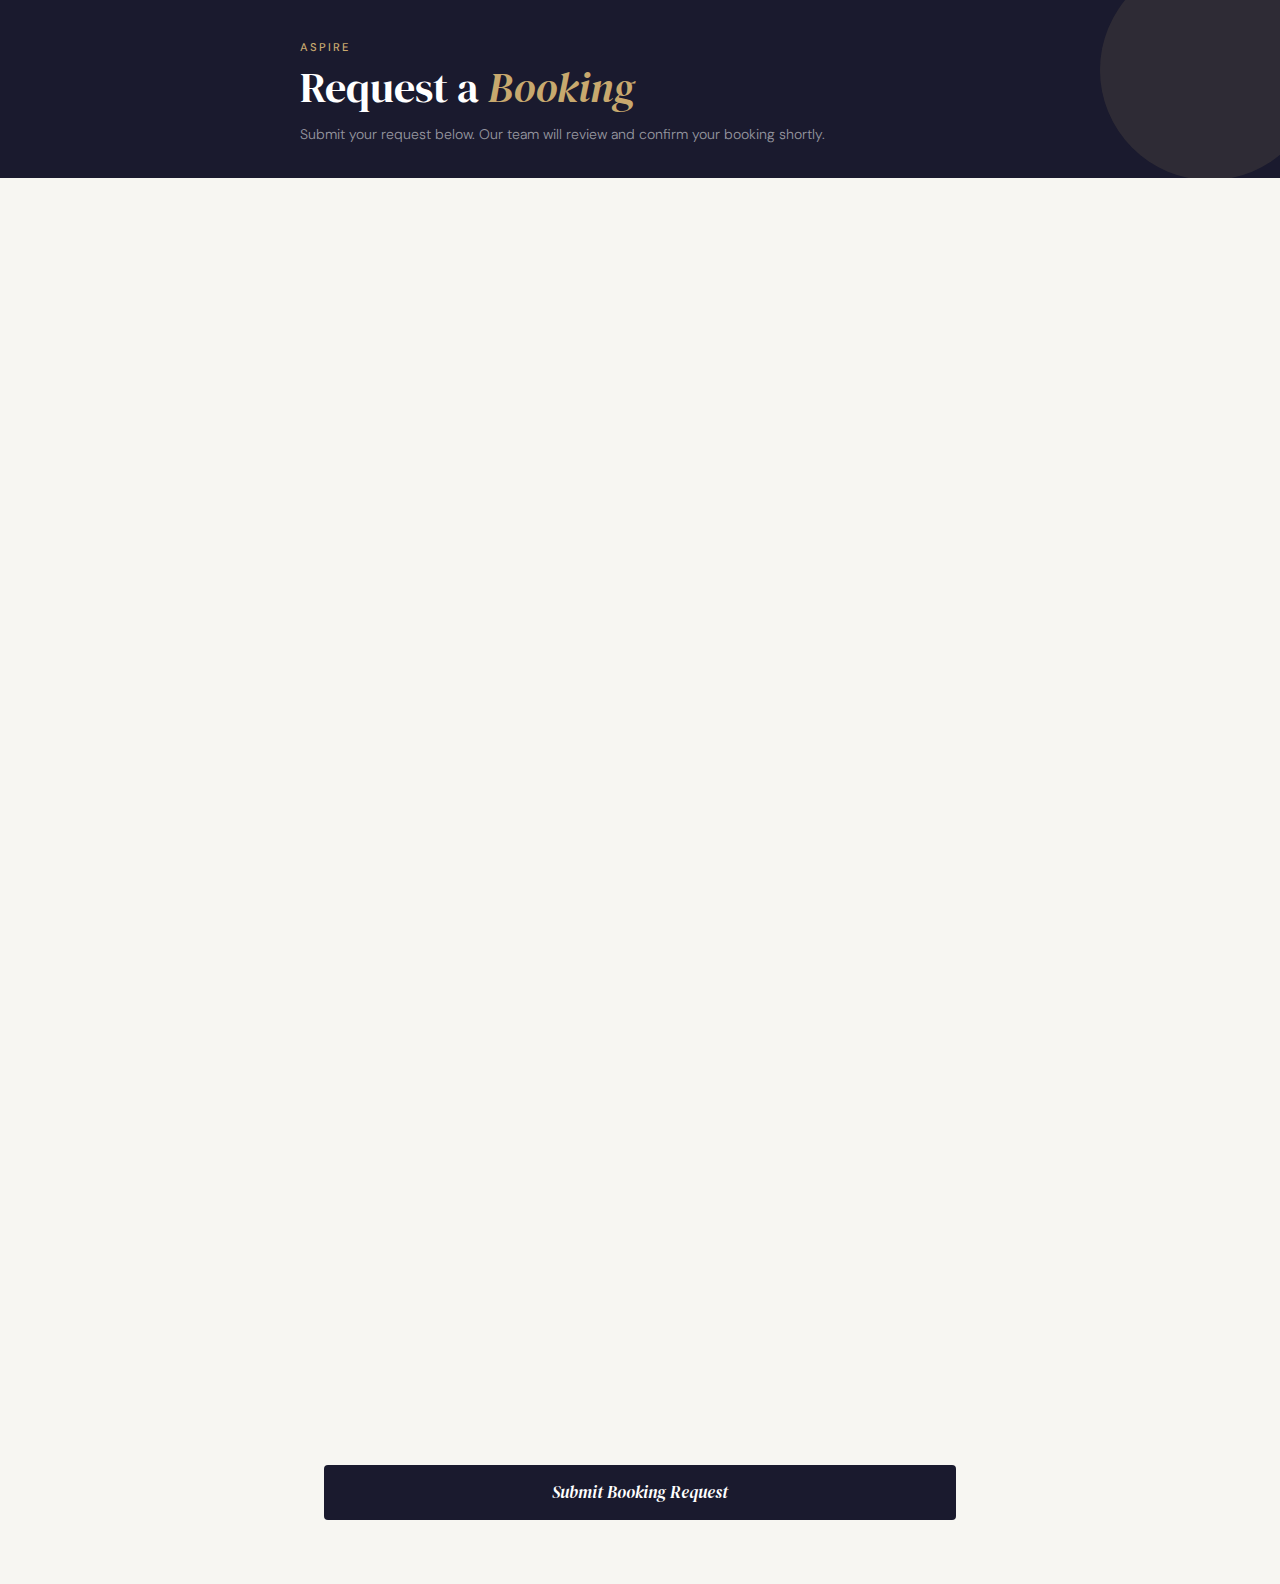
<file: sidebar/booking.html>
<!DOCTYPE html>
<html lang="en">
<head>
  <meta charset="UTF-8" />
  <meta name="viewport" content="width=device-width, initial-scale=1.0" />
  <title>Resource Booking Request</title>
  <link rel="preconnect" href="https://fonts.googleapis.com" />
  <link rel="preconnect" href="https://fonts.gstatic.com" crossorigin />
  <link href="https://fonts.googleapis.com/css2?family=DM+Serif+Display:ital@0;1&family=DM+Sans:opsz,wght@9..40,300;9..40,400;9..40,500&display=swap" rel="stylesheet" />
  <style>
    *, *::before, *::after { box-sizing: border-box; margin: 0; padding: 0; }

    :root {
      --ink: #1a1a2e;
      --ink-soft: #4a4a6a;
      --ink-faint: #9898b8;
      --surface: #f7f6f2;
      --surface-card: #ffffff;
      --accent: #c8a96e;
      --accent-dark: #a8893e;
      --rule: #e8e6df;
      --error: #c0392b;
      --success: #2e7d5a;
      --radius: 4px;
    }

    html { scroll-behavior: smooth; }
    body { font-family: 'DM Sans', sans-serif; background: var(--surface); color: var(--ink); min-height: 100vh; }

    .header { background: var(--ink); padding: 2.5rem 2rem 2rem; position: relative; overflow: hidden; }
    .header::before {
      content: ''; position: absolute; top: -40px; right: -40px;
      width: 220px; height: 220px; border-radius: 50%;
      background: rgba(200,169,110,0.12); pointer-events: none;
    }
    .header-inner { max-width: 680px; margin: 0 auto; position: relative; }
    .header-eyebrow { font-size: 0.7rem; font-weight: 500; letter-spacing: 0.18em; text-transform: uppercase; color: var(--accent); margin-bottom: 0.6rem; }
    .header h1 { font-family: 'DM Serif Display', serif; font-size: clamp(1.8rem, 5vw, 2.6rem); color: #fff; line-height: 1.15; font-weight: 400; }
    .header h1 em { font-style: italic; color: var(--accent); }
    .header-sub { margin-top: 0.75rem; font-size: 0.875rem; color: rgba(255,255,255,0.55); font-weight: 300; line-height: 1.6; }

    .member-strip {
      background: var(--ink); color: rgba(255,255,255,0.65); font-size: 0.75rem;
      padding: 0.6rem 1.5rem; display: none; align-items: center; gap: 1.5rem;
      flex-wrap: wrap; border-top: 1px solid rgba(255,255,255,0.08);
    }
    .member-strip strong { color: rgba(255,255,255,0.9); font-weight: 500; }

    .form-wrapper { max-width: 680px; margin: 0 auto; padding: 2.5rem 1.5rem 4rem; }

    .section {
      margin-bottom: 1.5rem; background: var(--surface-card);
      border: 1px solid var(--rule); border-radius: var(--radius); overflow: hidden;
      opacity: 0; transform: translateY(16px); animation: fadeUp 0.45s ease forwards;
    }
    .section:nth-child(2) { animation-delay: 0.05s; }
    .section:nth-child(3) { animation-delay: 0.12s; }
    .section:nth-child(4) { animation-delay: 0.19s; }
    .section:nth-child(5) { animation-delay: 0.26s; }
    .section:nth-child(6) { animation-delay: 0.33s; }
    @keyframes fadeUp { to { opacity: 1; transform: translateY(0); } }

    .section-header { padding: 0.9rem 1.4rem; border-bottom: 1px solid var(--rule); display: flex; align-items: center; gap: 0.6rem; }
    .section-number { width: 22px; height: 22px; border-radius: 50%; background: var(--ink); color: #fff; font-size: 0.65rem; font-weight: 500; display: flex; align-items: center; justify-content: center; flex-shrink: 0; }
    .section-title { font-size: 0.75rem; font-weight: 500; letter-spacing: 0.1em; text-transform: uppercase; color: var(--ink-soft); }
    .section-body { padding: 1.4rem; display: flex; flex-direction: column; gap: 1.1rem; }

    .field { display: flex; flex-direction: column; gap: 0.35rem; }
    .field-row { display: grid; grid-template-columns: 1fr 1fr; gap: 1rem; }
    label { font-size: 0.75rem; font-weight: 500; color: var(--ink-soft); letter-spacing: 0.04em; }
    label .req { color: var(--accent-dark); margin-left: 2px; }

    input, select, textarea {
      font-family: 'DM Sans', sans-serif; font-size: 0.9rem; font-weight: 300;
      color: var(--ink); background: var(--surface); border: 1px solid var(--rule);
      border-radius: var(--radius); padding: 0.6rem 0.8rem; width: 100%;
      transition: border-color 0.2s, box-shadow 0.2s; -webkit-appearance: none;
    }
    input:focus, select:focus, textarea:focus { outline: none; border-color: var(--accent); box-shadow: 0 0 0 3px rgba(200,169,110,0.15); }
    input.error, select.error, textarea.error { border-color: var(--error); }
    textarea { resize: vertical; min-height: 85px; }
    select {
      background-image: url("data:image/svg+xml,%3Csvg xmlns='http://www.w3.org/2000/svg' width='12' height='8' viewBox='0 0 12 8'%3E%3Cpath d='M1 1l5 5 5-5' stroke='%234a4a6a' stroke-width='1.5' fill='none' stroke-linecap='round'/%3E%3C/svg%3E");
      background-repeat: no-repeat; background-position: right 0.8rem center; padding-right: 2.2rem; cursor: pointer;
    }
    .field-hint { font-size: 0.72rem; color: var(--ink-faint); line-height: 1.5; }
    .field-error { font-size: 0.72rem; color: var(--error); display: none; }
    .field-error.visible { display: block; }

    /* ── Resource detail card ── */
    #resourceDetail { display: none; border: 1px solid var(--rule); border-radius: var(--radius); overflow: hidden; }
    #resourceDetail.visible { display: block; animation: fadeUp 0.3s ease forwards; }

    .rc-loading { padding: 1.1rem 1.2rem; display: flex; align-items: center; gap: 0.6rem; color: var(--ink-faint); font-size: 0.82rem; }
    .spinner-sm { width: 13px; height: 13px; border: 2px solid var(--rule); border-top-color: var(--accent); border-radius: 50%; animation: spin 0.7s linear infinite; flex-shrink: 0; }
    @keyframes spin { to { transform: rotate(360deg); } }

    .rc-inner { padding: 1.1rem 1.2rem; }
    .rc-top { display: flex; align-items: flex-start; justify-content: space-between; gap: 1rem; margin-bottom: 0.8rem; }
    .rc-name { font-family: 'DM Serif Display', serif; font-size: 1.1rem; font-weight: 400; color: var(--ink); }
    .rc-type { font-size: 0.7rem; font-weight: 500; letter-spacing: 0.08em; text-transform: uppercase; color: var(--ink-faint); margin-top: 0.12rem; }
    .rc-badge { font-size: 0.7rem; font-weight: 500; padding: 0.22rem 0.6rem; border-radius: 20px; white-space: nowrap; flex-shrink: 0; }
    .rc-badge.available { background: #edf7f1; color: #2e7d5a; border: 1px solid #b8e6cd; }
    .rc-badge.unavailable { background: #fdf2f2; color: #c0392b; border: 1px solid #f5c6c6; }
    .rc-badge.unknown { background: #f5f5f5; color: var(--ink-faint); border: 1px solid var(--rule); }

    .rc-meta { display: flex; flex-wrap: wrap; gap: 0.45rem 1.1rem; margin-bottom: 0.85rem; }
    .rc-meta-item { display: flex; align-items: center; gap: 0.35rem; font-size: 0.78rem; color: var(--ink-soft); font-weight: 300; }
    .rc-meta-item svg { color: var(--accent); flex-shrink: 0; }

    .rc-divider { height: 1px; background: var(--rule); margin-bottom: 0.85rem; }

    .av-label { font-size: 0.68rem; font-weight: 500; letter-spacing: 0.09em; text-transform: uppercase; color: var(--ink-faint); margin-bottom: 0.5rem; }
    .av-loading { display: flex; align-items: center; gap: 0.45rem; font-size: 0.78rem; color: var(--ink-faint); }

    .tl-legend { display: flex; gap: 1rem; font-size: 0.67rem; color: var(--ink-faint); margin-bottom: 0.45rem; flex-wrap: wrap; }
    .tl-legend span { display: flex; align-items: center; gap: 0.3rem; }
    .tl-swatch { width: 10px; height: 10px; border-radius: 2px; display: inline-block; }

    .tl-bar { height: 12px; border-radius: 6px; background: var(--rule); position: relative; overflow: hidden; }
    .tl-seg { position: absolute; top: 0; height: 100%; border-radius: 3px; }
    .tl-seg.booked   { background: #f5a8a8; }
    .tl-seg.selected { background: var(--accent); opacity: 0.85; }

    .tl-hours { display: flex; margin-top: 0.15rem; }
    .tl-hour  { font-size: 0.61rem; color: var(--ink-faint); flex: 1; }

    .bookings-list { margin-top: 0.55rem; display: flex; flex-direction: column; gap: 0.28rem; }
    .booking-chip { display: flex; align-items: center; gap: 0.45rem; font-size: 0.75rem; color: var(--ink-soft); }
    .booking-chip::before { content: ''; width: 8px; height: 8px; border-radius: 2px; background: #f5a8a8; flex-shrink: 0; }
    .no-bookings { font-size: 0.78rem; color: #2e7d5a; display: flex; align-items: center; gap: 0.4rem; margin-top: 0.4rem; }
    .conflict-warn { margin-top: 0.5rem; font-size: 0.77rem; color: var(--error); font-weight: 500; }

    /* ── Equipment checkboxes ── */
    .checkbox-group { display: grid; grid-template-columns: 1fr 1fr; gap: 0.45rem; }
    .checkbox-label { display: flex; align-items: center; gap: 0.5rem; cursor: pointer; font-size: 0.84rem; font-weight: 300; color: var(--ink); padding: 0.45rem 0.7rem; border: 1px solid var(--rule); border-radius: var(--radius); transition: border-color 0.2s, background 0.2s; user-select: none; }
    .checkbox-label:hover { border-color: var(--accent); }
    .checkbox-label input[type="checkbox"] { width: 14px; height: 14px; accent-color: var(--accent-dark); flex-shrink: 0; margin: 0; padding: 0; }
    .checkbox-label.checked { border-color: var(--accent); background: rgba(200,169,110,0.06); }

    /* ── Contacts ── */
    .contacts-list { display: flex; flex-direction: column; gap: 0.7rem; }
    .contact-row { display: grid; grid-template-columns: 1fr 1fr auto; gap: 0.55rem; align-items: end; animation: fadeUp 0.25s ease forwards; }
    .btn-remove { background: none; border: 1px solid var(--rule); border-radius: var(--radius); width: 36px; height: 36px; cursor: pointer; display: flex; align-items: center; justify-content: center; color: var(--ink-faint); transition: border-color 0.2s, color 0.2s; flex-shrink: 0; }
    .btn-remove:hover { border-color: var(--error); color: var(--error); }
    .btn-add { background: none; border: 1px dashed var(--rule); border-radius: var(--radius); padding: 0.55rem 1rem; font-family: 'DM Sans', sans-serif; font-size: 0.8rem; font-weight: 500; color: var(--ink-soft); cursor: pointer; display: flex; align-items: center; gap: 0.4rem; transition: border-color 0.2s, color 0.2s; width: 100%; justify-content: center; }
    .btn-add:hover { border-color: var(--accent); color: var(--accent-dark); }

    /* ── Submit ── */
    .submit-area { margin-top: 0.5rem; animation: fadeUp 0.45s ease 0.4s both; }
    .btn-submit { width: 100%; background: var(--ink); color: #fff; border: none; border-radius: var(--radius); padding: 1rem; font-family: 'DM Serif Display', serif; font-size: 1.05rem; font-style: italic; cursor: pointer; position: relative; overflow: hidden; transition: background 0.2s, transform 0.1s; }
    .btn-submit:hover { background: #2d2d4e; }
    .btn-submit:active { transform: scale(0.99); }
    .btn-submit:disabled { opacity: 0.6; cursor: not-allowed; }
    .btn-submit .btn-loading { position: absolute; inset: 0; display: none; align-items: center; justify-content: center; gap: 0.5rem; }
    .btn-submit.loading .btn-text { opacity: 0; }
    .btn-submit.loading .btn-loading { display: flex; }
    .spinner { width: 16px; height: 16px; border: 2px solid rgba(255,255,255,0.3); border-top-color: #fff; border-radius: 50%; animation: spin 0.7s linear infinite; }

    /* ── Success ── */
    .success-screen { display: none; text-align: center; padding: 3rem 2rem; background: var(--surface-card); border: 1px solid var(--rule); border-radius: var(--radius); }
    .success-screen.visible { display: block; animation: fadeUp 0.5s ease forwards; }
    .success-icon { width: 60px; height: 60px; border-radius: 50%; background: #2e7d5a; display: flex; align-items: center; justify-content: center; margin: 0 auto 1.5rem; }
    .success-screen h2 { font-family: 'DM Serif Display', serif; font-size: 1.8rem; font-weight: 400; margin-bottom: 0.75rem; }
    .success-screen p { color: var(--ink-soft); font-weight: 300; line-height: 1.7; font-size: 0.9rem; }

    .error-banner { background: #fdf2f2; border: 1px solid #f5c6c6; border-radius: var(--radius); padding: 0.85rem 1.1rem; font-size: 0.83rem; color: var(--error); display: none; margin-bottom: 1rem; }
    .error-banner.visible { display: block; }

    @media (max-width: 520px) {
      .field-row { grid-template-columns: 1fr; }
      .checkbox-group { grid-template-columns: 1fr; }
      .contact-row { grid-template-columns: 1fr auto; }
      .contact-row input:nth-child(2) { grid-column: 1; }
    }
  </style>
</head>
<body>

<div class="header">
  <div class="header-inner">
    <div class="header-eyebrow">Aspire</div>
    <h1>Request a <em>Booking</em></h1>
    <p class="header-sub">Submit your request below. Our team will review and confirm your booking shortly.</p>
  </div>
</div>

<div class="member-strip" id="memberStrip">
  Booking as: <strong id="stripName"></strong>
  <span id="stripCompanyWrap" style="display:none">· Company: <strong id="stripCompanyName"></strong></span>
</div>

<div class="form-wrapper">
  <div id="errorBanner" class="error-banner"></div>

  <form id="bookingForm" novalidate>
    <input type="hidden" id="memberId" />
    <input type="hidden" id="memberName" />
    <input type="hidden" id="companyId" />
    <input type="hidden" id="companyName" />

    <!-- Section 1: Resource -->
    <div class="section">
      <div class="section-header">
        <div class="section-number">1</div>
        <div class="section-title">Resource</div>
      </div>
      <div class="section-body">
        <div class="field">
          <label for="resourceId">Room / Resource <span class="req">*</span></label>
          <select id="resourceId">
            <option value="">Loading resources…</option>
          </select>
          <div class="field-error" id="err-resource">Please select a resource.</div>
        </div>

        <!-- Resource detail card -->
        <div id="resourceDetail">
          <div id="rcLoading" class="rc-loading">
            <div class="spinner-sm"></div> Loading room details…
          </div>
          <div id="rcInner" class="rc-inner" style="display:none">
            <div class="rc-top">
              <div>
                <div class="rc-name" id="rcName"></div>
                <div class="rc-type" id="rcType"></div>
              </div>
              <div class="rc-badge unknown" id="rcBadge">—</div>
            </div>
            <div class="rc-meta" id="rcMeta"></div>
            <div class="rc-divider"></div>
            <div id="rcAvailability" style="display:none">
              <div class="av-label">Availability on selected date</div>
              <div id="avContent"></div>
            </div>
          </div>
        </div>
      </div>
    </div>

    <!-- Section 2: Date & Time -->
    <div class="section">
      <div class="section-header">
        <div class="section-number">2</div>
        <div class="section-title">Date &amp; Time</div>
      </div>
      <div class="section-body">
        <div class="field-row">
          <div class="field">
            <label for="bookingDate">Date <span class="req">*</span></label>
            <input type="date" id="bookingDate" />
            <div class="field-error" id="err-date">Please select a date.</div>
          </div>
          <div></div>
        </div>
        <div class="field-row">
          <div class="field">
            <label for="startTime">Start Time <span class="req">*</span></label>
            <input type="time" id="startTime" />
            <div class="field-error" id="err-start">Please enter a start time.</div>
          </div>
          <div class="field">
            <label for="endTime">End Time <span class="req">*</span></label>
            <input type="time" id="endTime" />
            <div class="field-error" id="err-end">End time must be after start time.</div>
          </div>
        </div>
      </div>
    </div>

    <!-- Section 3: Details -->
    <div class="section">
      <div class="section-header">
        <div class="section-number">3</div>
        <div class="section-title">Booking Details</div>
      </div>
      <div class="section-body">
        <div class="field">
          <label for="purpose">Purpose / Reason for Booking <span class="req">*</span></label>
          <textarea id="purpose" placeholder="Briefly describe why you're requesting this space…"></textarea>
          <div class="field-error" id="err-purpose">Please describe the purpose of your booking.</div>
        </div>
        <div class="field-row">
          <div class="field">
            <label for="attendees">Number of Attendees <span class="req">*</span></label>
            <input type="number" id="attendees" min="1" placeholder="e.g. 8" />
            <div class="field-error" id="err-attendees">Please enter the expected number of attendees.</div>
          </div>
        </div>
        <div class="field">
          <label>Equipment Needed</label>
          <div class="checkbox-group">
            <label class="checkbox-label" onclick="this.classList.toggle('checked')"><input type="checkbox" name="equipment" value="Projector" /> Projector</label>
            <label class="checkbox-label" onclick="this.classList.toggle('checked')"><input type="checkbox" name="equipment" value="Whiteboard" /> Whiteboard</label>
            <label class="checkbox-label" onclick="this.classList.toggle('checked')"><input type="checkbox" name="equipment" value="Video Conferencing" /> Video Conferencing</label>
            <label class="checkbox-label" onclick="this.classList.toggle('checked')"><input type="checkbox" name="equipment" value="Speaker System" /> Speaker System</label>
            <label class="checkbox-label" onclick="this.classList.toggle('checked')"><input type="checkbox" name="equipment" value="Microphone" /> Microphone</label>
            <label class="checkbox-label" onclick="this.classList.toggle('checked')"><input type="checkbox" name="equipment" value="Catering Setup" /> Catering Setup</label>
          </div>
        </div>
        <div class="field">
          <label for="notes">Special Requests / Notes</label>
          <textarea id="notes" placeholder="Any additional setup requirements, accessibility needs, or other notes…"></textarea>
        </div>
      </div>
    </div>

    <!-- Section 4: Contacts -->
    <div class="section">
      <div class="section-header">
        <div class="section-number">4</div>
        <div class="section-title">Additional Booking Contacts</div>
      </div>
      <div class="section-body">
        <p class="field-hint">Add anyone else who should be associated with this booking request.</p>
        <div class="contacts-list" id="contactsList"></div>
        <button type="button" class="btn-add" onclick="addContact()">
          <svg width="13" height="13" viewBox="0 0 13 13" fill="none" stroke="currentColor" stroke-width="2" stroke-linecap="round"><line x1="6.5" y1="1" x2="6.5" y2="12"/><line x1="1" y1="6.5" x2="12" y2="6.5"/></svg>
          Add a contact
        </button>
      </div>
    </div>

    <div class="submit-area">
      <button type="submit" class="btn-submit" id="submitBtn">
        <span class="btn-text">Submit Booking Request</span>
        <span class="btn-loading"><span class="spinner"></span> Submitting…</span>
      </button>
    </div>
  </form>

  <div class="success-screen" id="successScreen">
    <div class="success-icon">
      <svg width="28" height="28" viewBox="0 0 24 24" fill="none" stroke="white" stroke-width="2.5" stroke-linecap="round" stroke-linejoin="round"><polyline points="20 6 9 17 4 12"/></svg>
    </div>
    <h2>Request Submitted</h2>
    <p>Your booking request has been received and is <strong>pending review</strong>.<br/>Our team will confirm or follow up with you shortly.</p>
  </div>
</div>

<script>
  // ─── CONFIG — paste your Apps Script Web App URL here ───────────────────────
  const APPS_SCRIPT_URL = 'https://script.google.com/macros/s/AKfycbzgupBP9Rdd4D12_yeXthj0DKqwD1gglt3IuFF66UBHcG-aguOor2oSxszX89jmkP9O/exec';

  // ── All API calls go through Apps Script as POST with an "action" field.
  // Using text/plain avoids a CORS preflight on Apps Script's end.
  async function api(payload) {
    const res = await fetch(APPS_SCRIPT_URL, {
      method: 'POST',
      headers: { 'Content-Type': 'text/plain' },
      body: JSON.stringify(payload),
    });
    if (!res.ok) throw new Error(`HTTP ${res.status}`);
    return res.json();
  }

  // ── URL params injected by OfficeRnD portal ──────────────────────────────────
  const qp = new URLSearchParams(window.location.search);
  ['memberId','memberName','companyId','companyName'].forEach(k => {
    document.getElementById(k).value = qp.get(k) || '';
  });
  if (qp.get('memberName')) {
    document.getElementById('memberStrip').style.display = 'flex';
    document.getElementById('stripName').textContent = qp.get('memberName');
    if (qp.get('companyName')) {
      document.getElementById('stripCompanyWrap').style.display = 'inline';
      document.getElementById('stripCompanyName').textContent = qp.get('companyName');
    }
  }
  document.getElementById('bookingDate').min = new Date().toISOString().split('T')[0];

  // ── Load resources ───────────────────────────────────────────────────────────
  async function loadResources() {
    const sel = document.getElementById('resourceId');
    try {
      const data = await api({ action: 'getResources' });
      const list = data.resources || [];
      if (!list.length) { sel.innerHTML = '<option value="">No resources found</option>'; return; }
      sel.innerHTML = '<option value="">Select a room or resource…</option>';
      list.forEach(r => {
        const o = document.createElement('option');
        o.value = r._id;
        o.textContent = r.name + (r.capacity ? ` (cap. ${r.capacity})` : '');
        sel.appendChild(o);
      });
    } catch(e) {
      sel.innerHTML = '<option value="">Could not load — please refresh</option>';
    }
  }
  loadResources();

  // ── Resource selection → show detail card ───────────────────────────────────
  document.getElementById('resourceId').addEventListener('change', function() {
    if (!this.value) { document.getElementById('resourceDetail').classList.remove('visible'); return; }
    loadResourceDetail(this.value);
  });

  async function loadResourceDetail(rid) {
    const card = document.getElementById('resourceDetail');
    card.classList.add('visible');
    document.getElementById('rcLoading').style.display = 'flex';
    document.getElementById('rcInner').style.display = 'none';
    try {
      const data = await api({ action: 'getResource', resourceId: rid });
      renderResourceCard(data.resource || {});
      refreshAvailability();
    } catch(e) {
      document.getElementById('rcLoading').innerHTML = '<span style="color:var(--error);font-size:0.8rem">Could not load room details.</span>';
    }
  }

  function esc(s) { return String(s).replace(/&/g,'&amp;').replace(/</g,'&lt;').replace(/>/g,'&gt;'); }

  function renderResourceCard(r) {
    document.getElementById('rcLoading').style.display = 'none';
    document.getElementById('rcInner').style.display = 'block';
    document.getElementById('rcName').textContent = r.name || '—';
    document.getElementById('rcType').textContent = (r.resourceType && r.resourceType.name) || r.type || '';
    setBadge('unknown', 'Checking…');

    const meta = document.getElementById('rcMeta');
    meta.innerHTML = '';
    if (r.capacity)          meta.innerHTML += metaItem(icoGroup(), `Capacity: ${r.capacity}`);
    if (r.location && r.location.name) meta.innerHTML += metaItem(icoPin(), r.location.name);
    if (r.floor && r.floor.name)       meta.innerHTML += metaItem(icoFloor(), `Floor: ${r.floor.name}`);
    if (r.description) meta.innerHTML += `<div style="flex-basis:100%;font-size:0.78rem;color:var(--ink-soft);font-weight:300;line-height:1.55;margin-top:0.1rem">${esc(r.description)}</div>`;
  }

  function metaItem(icon, text) { return `<div class="rc-meta-item">${icon}<span>${esc(text)}</span></div>`; }
  function icoGroup() { return `<svg width="13" height="13" viewBox="0 0 24 24" fill="none" stroke="currentColor" stroke-width="2" stroke-linecap="round"><path d="M17 21v-2a4 4 0 0 0-4-4H5a4 4 0 0 0-4 4v2"/><circle cx="9" cy="7" r="4"/><path d="M23 21v-2a4 4 0 0 0-3-3.87M16 3.13a4 4 0 0 1 0 7.75"/></svg>`; }
  function icoPin()   { return `<svg width="13" height="13" viewBox="0 0 24 24" fill="none" stroke="currentColor" stroke-width="2" stroke-linecap="round"><path d="M21 10c0 7-9 13-9 13s-9-6-9-13a9 9 0 0 1 18 0z"/><circle cx="12" cy="10" r="3"/></svg>`; }
  function icoFloor() { return `<svg width="13" height="13" viewBox="0 0 24 24" fill="none" stroke="currentColor" stroke-width="2" stroke-linecap="round"><rect x="3" y="3" width="18" height="18" rx="2"/><path d="M3 9h18M3 15h18"/></svg>`; }

  function setBadge(type, label) {
    const b = document.getElementById('rcBadge');
    b.className = 'rc-badge ' + type;
    b.textContent = label;
  }

  // ── Availability — refresh whenever date/time changes ────────────────────────
  let avTimer = null;
  ['bookingDate','startTime','endTime'].forEach(id => {
    document.getElementById(id).addEventListener('change', () => {
      clearTimeout(avTimer);
      avTimer = setTimeout(refreshAvailability, 400);
    });
  });

  async function refreshAvailability() {
    const rid  = document.getElementById('resourceId').value;
    const date = document.getElementById('bookingDate').value;
    if (!rid || !date) return;

    const avSec = document.getElementById('rcAvailability');
    const avContent = document.getElementById('avContent');
    avSec.style.display = 'block';
    avContent.innerHTML = `<div class="av-loading"><div class="spinner-sm"></div> Checking availability…</div>`;
    setBadge('unknown', 'Checking…');

    try {
      const data = await api({ action: 'getAvailability', resourceId: rid, date });
      renderAvailability(data.bookings || []);
    } catch(e) {
      avContent.innerHTML = '<span style="font-size:0.78rem;color:var(--ink-faint)">Could not load availability.</span>';
    }
  }

  function renderAvailability(bookings) {
    const startVal = document.getElementById('startTime').value;
    const endVal   = document.getElementById('endTime').value;
    const avContent = document.getElementById('avContent');

    const HOUR_START = 7, HOUR_END = 21;
    const DAY_MINS = (HOUR_END - HOUR_START) * 60;

    function toMin(iso) {
      const d = new Date(iso);
      return d.getHours() * 60 + d.getMinutes();
    }
    function offsetMin(m) { return Math.max(0, Math.min(DAY_MINS, m - HOUR_START * 60)); }

    const segs = bookings.map(b => {
      const sM = offsetMin(toMin(b.start));
      const eM = offsetMin(toMin(b.end));
      return { sM, eM, label: fmtTime(new Date(b.start)) + ' – ' + fmtTime(new Date(b.end)) };
    }).filter(s => s.eM > s.sM);

    // Selected slot
    let selSeg = null, conflict = false;
    if (startVal && endVal && endVal > startVal) {
      const [sh,sm] = startVal.split(':').map(Number);
      const [eh,em] = endVal.split(':').map(Number);
      selSeg = { sM: offsetMin(sh*60+sm), eM: offsetMin(eh*60+em) };
      conflict = segs.some(s => selSeg.sM < s.eM && selSeg.eM > s.sM);
    }

    // Badge
    if (selSeg) {
      setBadge(conflict ? 'unavailable' : 'available', conflict ? 'Conflict' : 'Available');
    } else {
      setBadge(segs.length ? 'unavailable' : 'available', segs.length ? 'Has bookings' : 'Open today');
    }

    // Legend
    let html = `<div class="tl-legend">`;
    if (segs.length)  html += `<span><span class="tl-swatch" style="background:#f5a8a8"></span>Booked</span>`;
    if (selSeg)       html += `<span><span class="tl-swatch" style="background:var(--accent);opacity:0.85"></span>Your request</span>`;
    html += `</div>`;

    // Bar
    html += `<div class="tl-bar">`;
    segs.forEach(s => {
      const l = (s.sM/DAY_MINS*100).toFixed(2), w = ((s.eM-s.sM)/DAY_MINS*100).toFixed(2);
      html += `<div class="tl-seg booked" style="left:${l}%;width:${w}%" title="${esc(s.label)}"></div>`;
    });
    if (selSeg) {
      const l = (selSeg.sM/DAY_MINS*100).toFixed(2), w = ((selSeg.eM-selSeg.sM)/DAY_MINS*100).toFixed(2);
      html += `<div class="tl-seg selected" style="left:${l}%;width:${w}%"></div>`;
    }
    html += `</div>`;

    // Hour labels
    html += `<div class="tl-hours">`;
    for (let h = HOUR_START; h <= HOUR_END; h += 2) {
      html += `<span class="tl-hour">${h > 12 ? h-12 : h}${h >= 12 ? 'p':'a'}</span>`;
    }
    html += `</div>`;

    // Booking list
    if (!segs.length) {
      html += `<div class="no-bookings">No other bookings on this day</div>`;
    } else {
      html += `<div class="bookings-list">` + segs.map(s => `<div class="booking-chip">${esc(s.label)}</div>`).join('') + `</div>`;
    }
    if (conflict) {
      html += `<div class="conflict-warn">⚠ Your time overlaps an existing booking. You can still submit — our team will review it.</div>`;
    }

    avContent.innerHTML = html;
  }

  function fmtTime(d) { return d.toLocaleTimeString([], { hour: 'numeric', minute: '2-digit' }); }

  // ── Contacts ─────────────────────────────────────────────────────────────────
  let cCount = 0;
  function addContact() {
    cCount++;
    const row = document.createElement('div');
    row.className = 'contact-row'; row.id = `c-${cCount}`;
    row.innerHTML = `
      <input type="text"  placeholder="Full name"     data-field="name"  />
      <input type="email" placeholder="Email address" data-field="email" />
      <button type="button" class="btn-remove" onclick="document.getElementById('c-${cCount}').remove()">
        <svg width="11" height="11" viewBox="0 0 11 11" fill="none" stroke="currentColor" stroke-width="2" stroke-linecap="round"><line x1="1" y1="1" x2="10" y2="10"/><line x1="10" y1="1" x2="1" y2="10"/></svg>
      </button>`;
    document.getElementById('contactsList').appendChild(row);
  }

  // ── Validation ────────────────────────────────────────────────────────────────
  function validate() {
    let ok = true;
    const checks = [
      ['resourceId', 'err-resource', !document.getElementById('resourceId').value],
      ['bookingDate','err-date',     !document.getElementById('bookingDate').value],
      ['startTime',  'err-start',    !document.getElementById('startTime').value],
      ['endTime',    'err-end',      !document.getElementById('endTime').value || document.getElementById('endTime').value <= document.getElementById('startTime').value],
      ['purpose',    'err-purpose',  !document.getElementById('purpose').value.trim()],
      ['attendees',  'err-attendees',!document.getElementById('attendees').value || parseInt(document.getElementById('attendees').value) < 1],
    ];
    checks.forEach(([fid, eid, bad]) => {
      document.getElementById(fid)?.classList.toggle('error', bad);
      document.getElementById(eid)?.classList.toggle('visible', bad);
      if (bad) ok = false;
    });
    return ok;
  }

  // ── Submit ────────────────────────────────────────────────────────────────────
  document.getElementById('bookingForm').addEventListener('submit', async e => {
    e.preventDefault();
    document.getElementById('errorBanner').classList.remove('visible');
    if (!validate()) {
      document.querySelector('.field-error.visible')?.closest('.section')?.scrollIntoView({ behavior:'smooth', block:'center' });
      return;
    }
    const btn = document.getElementById('submitBtn');
    btn.disabled = true; btn.classList.add('loading');

    const date = document.getElementById('bookingDate').value;
    const st   = document.getElementById('startTime').value;
    const et   = document.getElementById('endTime').value;

    const contacts = [...document.querySelectorAll('#contactsList .contact-row')].map(r => ({
      name:  r.querySelector('[data-field="name"]')?.value.trim()  || '',
      email: r.querySelector('[data-field="email"]')?.value.trim() || '',
    })).filter(c => c.name || c.email);

    const equipment = [...document.querySelectorAll('input[name="equipment"]:checked')].map(c => c.value);

    try {
      const data = await api({
        action:      'createBooking',
        memberId:    document.getElementById('memberId').value,
        memberName:  document.getElementById('memberName').value,
        companyId:   document.getElementById('companyId').value,
        companyName: document.getElementById('companyName').value,
        resourceId:  document.getElementById('resourceId').value,
        resourceName: document.getElementById('resourceId').selectedOptions[0]?.text || '',
        start: new Date(`${date}T${st}:00`).toISOString(),
        end:   new Date(`${date}T${et}:00`).toISOString(),
        purpose:   document.getElementById('purpose').value.trim(),
        attendees: parseInt(document.getElementById('attendees').value),
        equipment, contacts,
        notes: document.getElementById('notes').value.trim(),
      });
      if (data.success) {
        document.getElementById('bookingForm').style.display = 'none';
        document.getElementById('successScreen').classList.add('visible');
        window.scrollTo({ top: 0, behavior: 'smooth' });
      } else { throw new Error(data.error || 'Unknown error'); }
    } catch(err) {
      const b = document.getElementById('errorBanner');
      b.textContent = `Submission failed: ${err.message}. Please try again or contact support.`;
      b.classList.add('visible');
      btn.disabled = false; btn.classList.remove('loading');
    }
  });
</script>
</body>
</html>
</file>
<file: style.css>
@import url('https://fonts.googleapis.com/css2?family=DM+Sans:wght@300;400;500&family=DM+Serif+Display&display=swap');

*, *::before, *::after { box-sizing: border-box; margin: 0; padding: 0; }

:root {
  --bg: #f7f6f3;
  --surface: #ffffff;
  --border: #e8e5df;
  --text-primary: #1a1916;
  --text-secondary: #6b6760;
  --text-muted: #9e9b95;
  --accent: #2d5be3;
  --accent-light: #edf0fd;
  --radius: 12px;
  --shadow: 0 1px 3px rgba(0,0,0,0.06), 0 4px 16px rgba(0,0,0,0.04);
  --shadow-hover: 0 4px 12px rgba(0,0,0,0.08), 0 12px 32px rgba(0,0,0,0.06);
}

body {
  font-family: 'DM Sans', sans-serif;
  background: var(--bg);
  color: var(--text-primary);
  min-height: 100vh;
  line-height: 1.5;
}

/* ── BACK BUTTON BAR ── */
.topbar {
  display: flex;
  align-items: center;
  gap: 12px;
  padding: 14px 24px;
  background: var(--surface);
  border-bottom: 1px solid var(--border);
  position: sticky;
  top: 0;
  z-index: 10;
}

.back-btn {
  display: flex;
  align-items: center;
  gap: 6px;
  font-family: 'DM Sans', sans-serif;
  font-size: 0.83rem;
  font-weight: 500;
  color: var(--text-secondary);
  background: none;
  border: 1px solid var(--border);
  border-radius: 6px;
  padding: 6px 12px;
  cursor: pointer;
  text-decoration: none;
  transition: color 0.15s, border-color 0.15s, background 0.15s;
}

.back-btn:hover {
  color: var(--text-primary);
  border-color: #c8c4bc;
  background: var(--bg);
}

/* ── IFRAME SUBPAGE ── */
.iframe-page {
  display: flex;
  flex-direction: column;
  height: 100vh;
}

.iframe-page .topbar { flex-shrink: 0; }

.iframe-page iframe {
  flex: 1;
  border: none;
  width: 100%;
  background: var(--bg);
}

/* ── CUSTOM CONTENT SUBPAGE ── */
.content-page {
  max-width: 700px;
  margin: 0 auto;
  padding: 0 24px 80px;
}

.page-header {
  padding: 44px 0 32px;
  border-bottom: 1px solid var(--border);
  margin-bottom: 36px;
}

.page-header h1 {
  font-family: 'DM Serif Display', serif;
  font-size: clamp(1.6rem, 4vw, 2.2rem);
  font-weight: 400;
  letter-spacing: -0.02em;
  line-height: 1.15;
  margin-bottom: 8px;
}

.page-header p {
  color: var(--text-secondary);
  font-size: 0.95rem;
  font-weight: 300;
}

/* Content blocks */
.info-block {
  background: var(--surface);
  border: 1px solid var(--border);
  border-radius: var(--radius);
  padding: 24px;
  margin-bottom: 16px;
  box-shadow: var(--shadow);
}

.info-block h2 {
  font-size: 0.95rem;
  font-weight: 500;
  margin-bottom: 10px;
}

.info-block p, .info-block li {
  font-size: 0.875rem;
  color: var(--text-secondary);
  font-weight: 300;
  line-height: 1.7;
}

.info-block ul {
  padding-left: 1.2em;
  display: flex;
  flex-direction: column;
  gap: 4px;
}

.info-block a {
  color: var(--accent);
  text-decoration: none;
  font-weight: 400;
}

.info-block a:hover { text-decoration: underline; }

.tag {
  display: inline-block;
  font-size: 0.7rem;
  font-weight: 500;
  letter-spacing: 0.08em;
  text-transform: uppercase;
  background: var(--accent-light);
  color: var(--accent);
  border-radius: 4px;
  padding: 3px 8px;
  margin-bottom: 12px;
}

/* Fade in */
.fade-in {
  animation: fadeIn 0.25s ease both;
}
@keyframes fadeIn {
  from { opacity: 0; transform: translateY(6px); }
  to   { opacity: 1; transform: translateY(0); }
}
</file>
